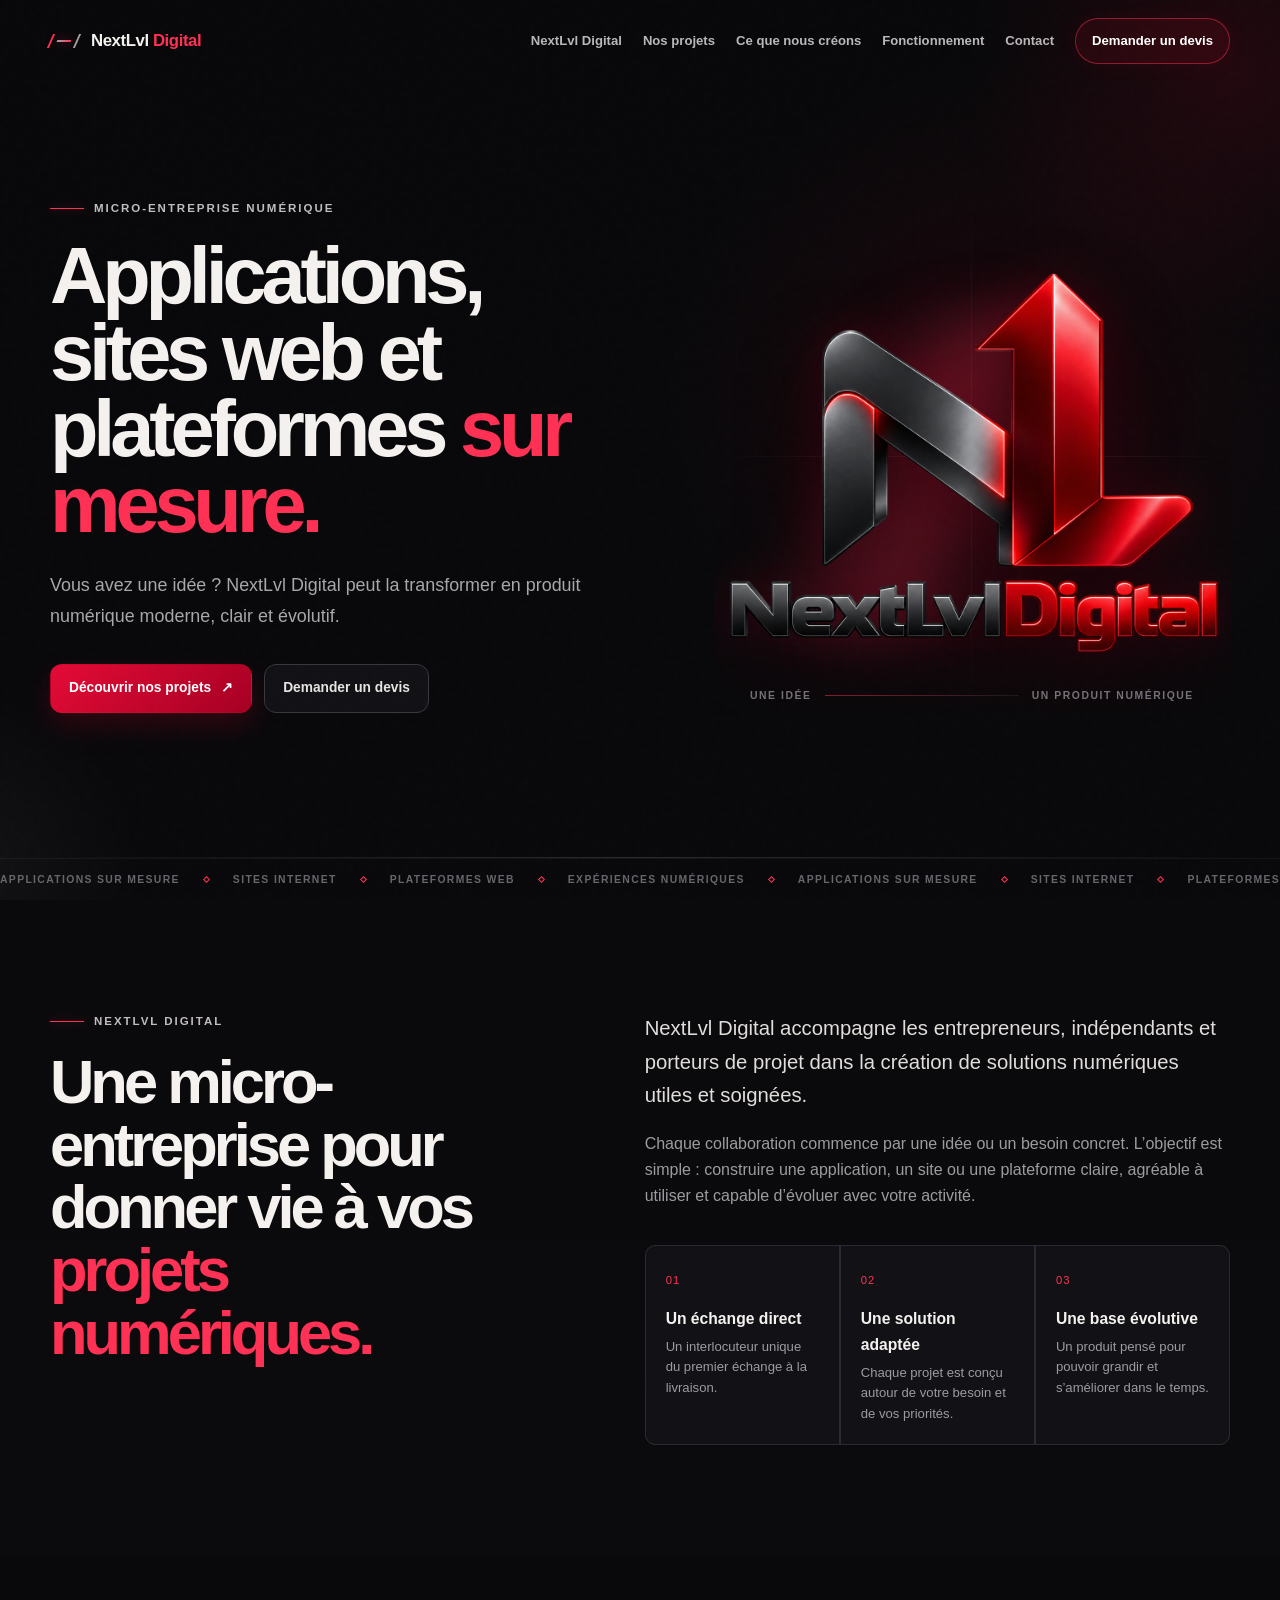
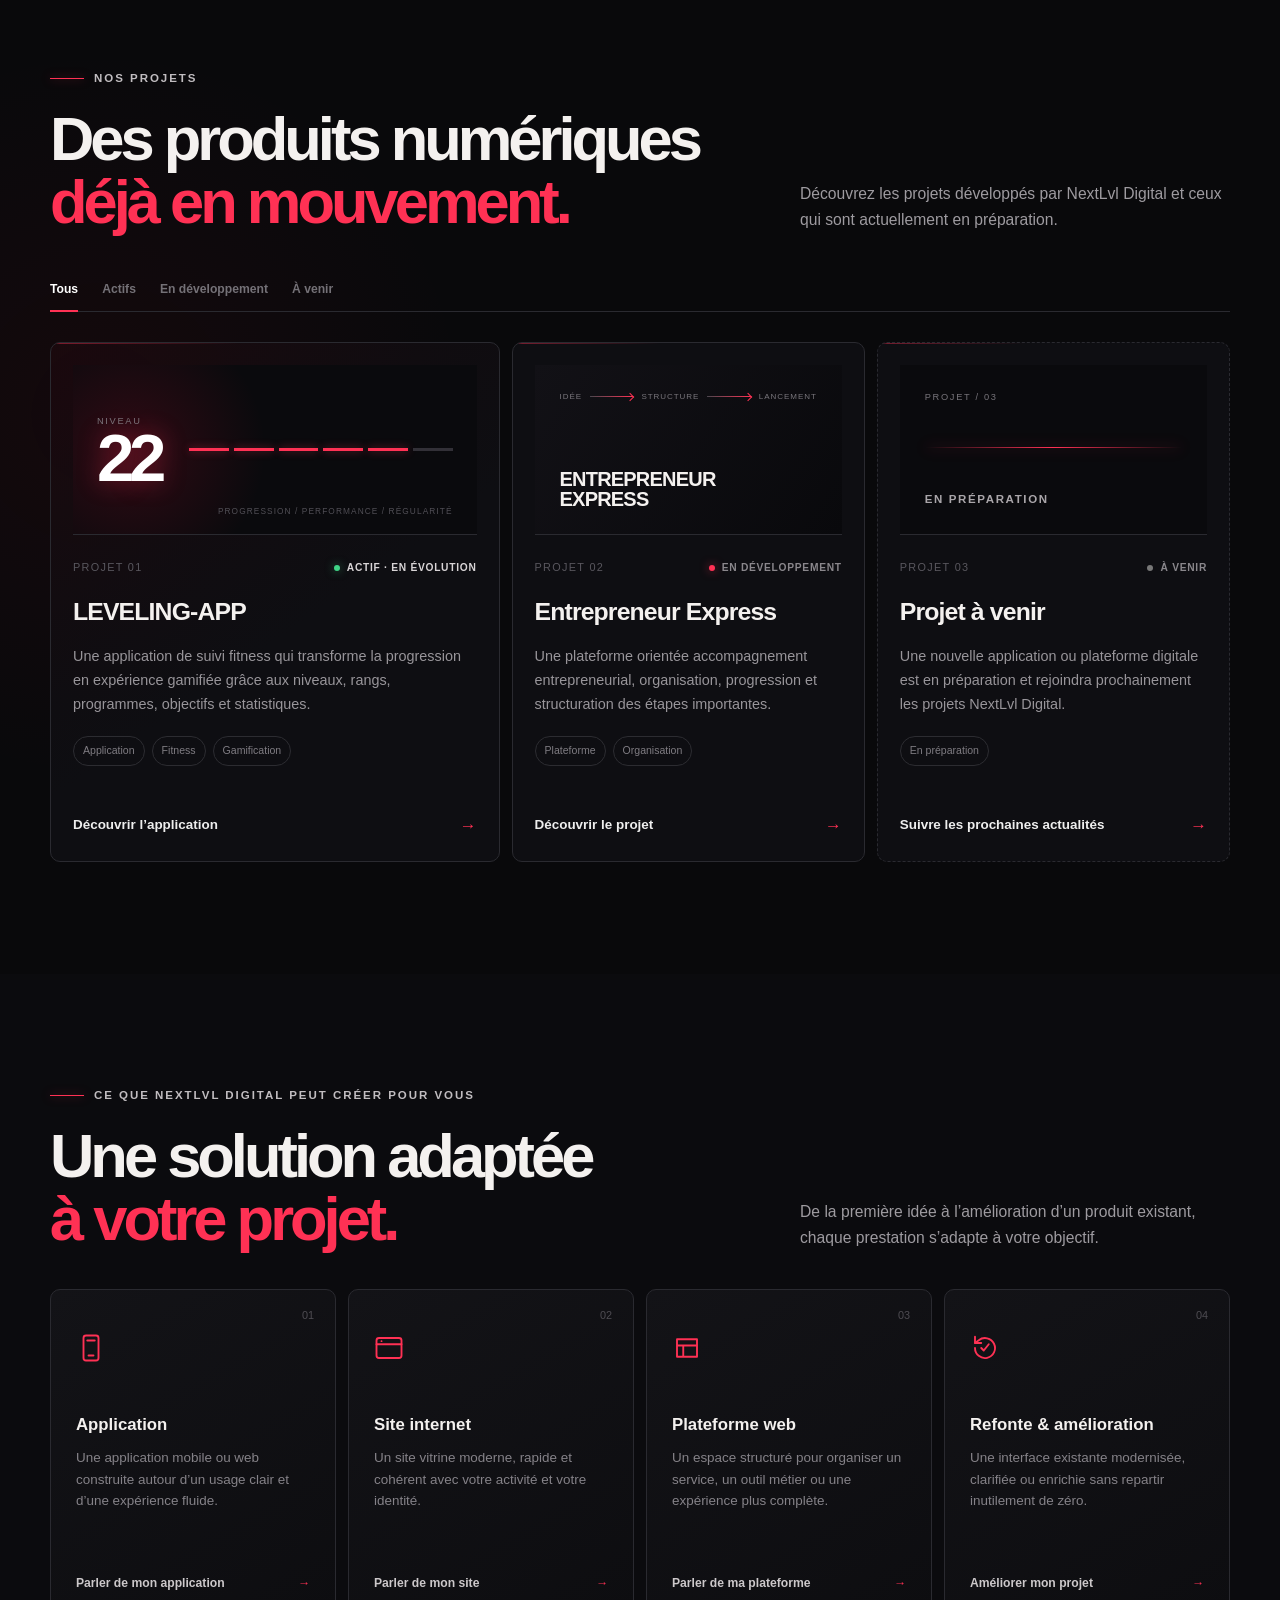
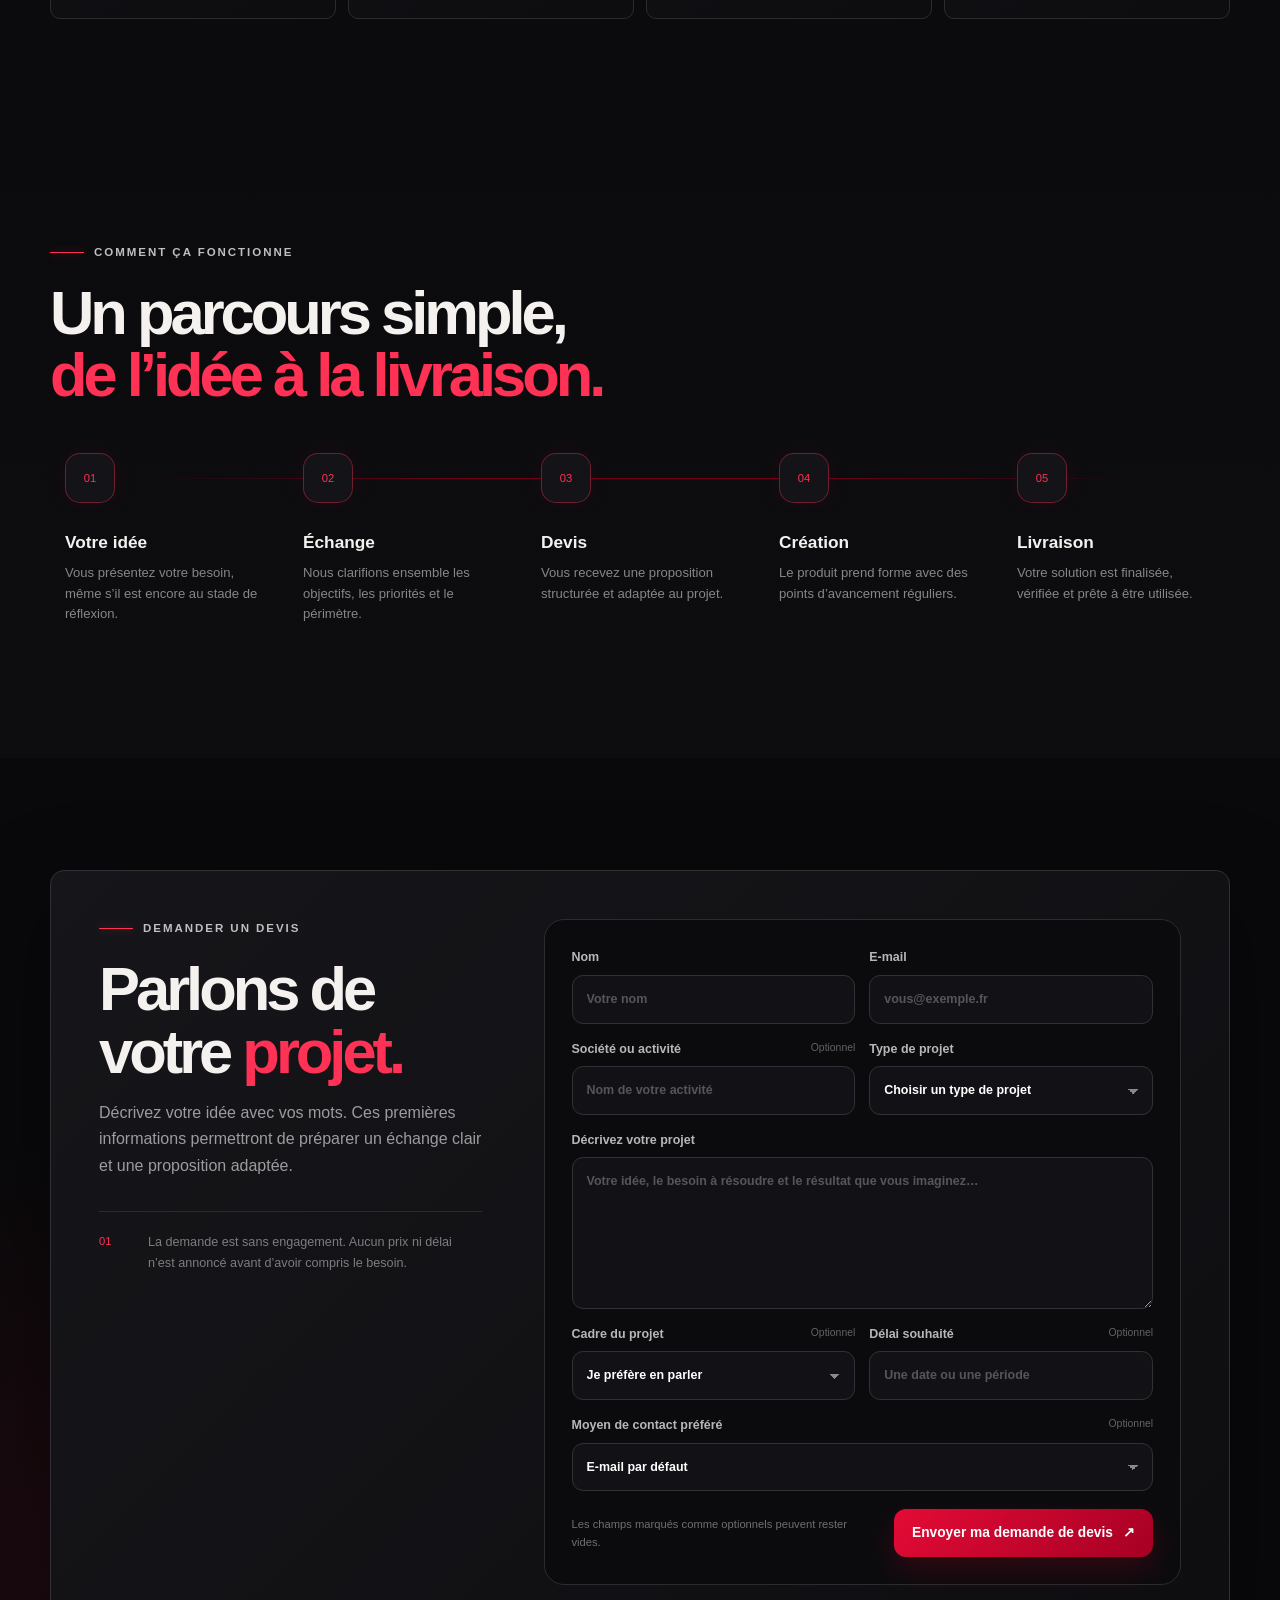
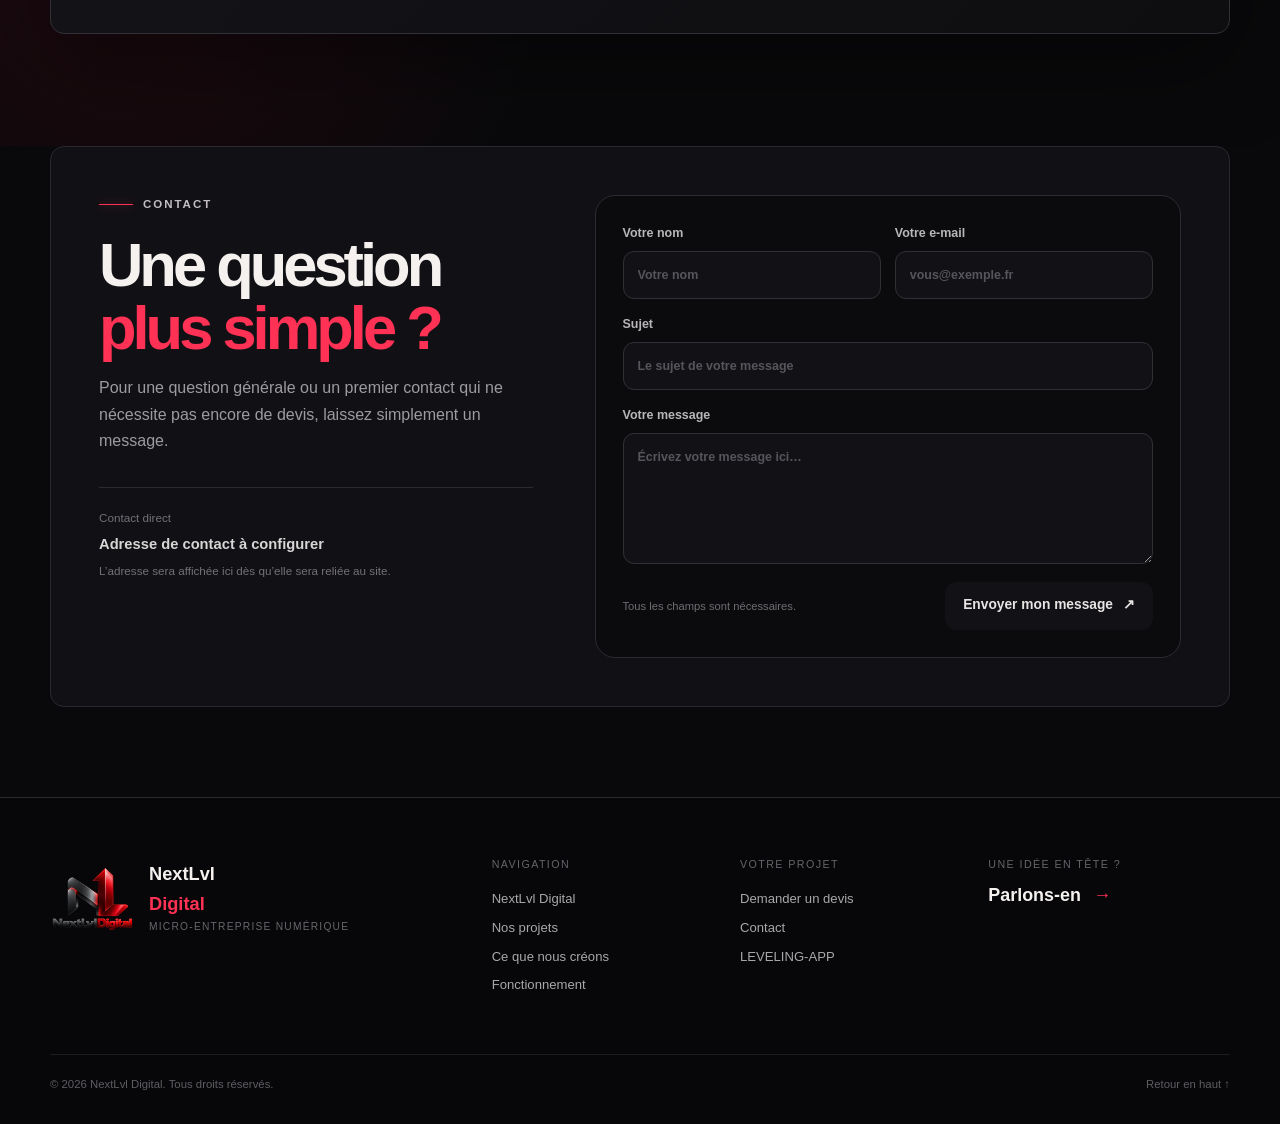
<file: index.html>
<!doctype html>
<html lang="fr">
<head>
  <meta charset="utf-8">
  <meta name="viewport" content="width=device-width, initial-scale=1">
  <meta name="theme-color" content="#09090b">
  <meta name="description" content="NextLvl Digital, micro-entreprise de création d’applications, de sites internet et de plateformes web sur mesure.">
  <title>NextLvl Digital — Applications, sites web et plateformes sur mesure</title>
  <link rel="icon" type="image/svg+xml" href="data:image/svg+xml,%3Csvg xmlns='http://www.w3.org/2000/svg' viewBox='0 0 64 64'%3E%3Crect width='64' height='64' rx='15' fill='%2309090b'/%3E%3Cpath d='M13 46V18l19 16V18h9v28L22 30v16z' fill='%23d9d9dc'/%3E%3Cpath d='M42 46V23h-7l12-12 12 12h-7v23z' fill='%23d20a2e'/%3E%3C/svg%3E">
  <link rel="stylesheet" href="styles.css?v=4">
  <script src="script.js?v=4" defer></script>
</head>
<body>
  <a class="skip-link" href="#main">Aller au contenu</a>
  <header class="site-header" data-header>
    <div class="container header-inner">
      <a class="brand" href="#accueil" aria-label="NextLvl Digital — Accueil">
        <span class="brand-signal" aria-hidden="true"></span>
        <span>NextLvl <strong>Digital</strong></span>
      </a>
      <button class="menu-button" type="button" aria-expanded="false" aria-controls="site-nav" aria-label="Ouvrir le menu" data-menu-button><span></span><span></span><span></span></button>
      <nav class="site-nav" id="site-nav" aria-label="Navigation principale" data-nav>
        <a href="#entreprise">NextLvl Digital</a><a href="#projets">Nos projets</a><a href="#services">Ce que nous créons</a><a href="#fonctionnement">Fonctionnement</a><a href="#contact">Contact</a><a class="nav-cta" href="#devis">Demander un devis</a>
      </nav>
    </div>
  </header>

  <main id="main">
    <section class="hero" id="accueil">
      <div class="hero-light hero-light-one" aria-hidden="true"></div><div class="hero-light hero-light-two" aria-hidden="true"></div>
      <div class="container hero-grid">
        <div class="hero-copy reveal">
          <p class="eyebrow"><span></span> Micro-entreprise numérique</p>
          <h1>Applications, sites web et plateformes <em>sur mesure.</em></h1>
          <p class="hero-intro">Vous avez une idée ? NextLvl Digital peut la transformer en produit numérique moderne, clair et évolutif.</p>
          <div class="hero-actions"><a class="button button-primary" href="#projets">Découvrir nos projets <span aria-hidden="true">↗</span></a><a class="button button-secondary" href="#devis">Demander un devis</a></div>
        </div>
        <div class="hero-visual reveal" aria-label="Identité animée NextLvl Digital" data-logo-motion>
          <div class="identity-motion">
            <div class="identity-axis axis-x" aria-hidden="true"></div>
            <div class="identity-axis axis-y" aria-hidden="true"></div>
            <div class="identity-core">
              <div class="identity-flare" aria-hidden="true"></div>
              <img src="assets/nextlvl-digital-logo.png" alt="Logo NextLvl Digital" width="1254" height="1254">
              <span class="identity-scan" aria-hidden="true"></span>
            </div>
            <div class="identity-caption" aria-hidden="true"><span>Une idée</span><i></i><span>Un produit numérique</span></div>
          </div>
        </div>
      </div>
      <div class="hero-ticker" aria-hidden="true"><div><span>Applications sur mesure</span><i></i><span>Sites internet</span><i></i><span>Plateformes web</span><i></i><span>Expériences numériques</span><i></i><span>Applications sur mesure</span><i></i><span>Sites internet</span><i></i><span>Plateformes web</span><i></i><span>Expériences numériques</span></div></div>
    </section>

    <section class="section about" id="entreprise">
      <div class="container about-grid">
        <div class="section-heading reveal"><p class="eyebrow"><span></span> NextLvl Digital</p><h2>Une micro-entreprise pour donner vie à vos <em>projets numériques.</em></h2></div>
        <div class="about-copy reveal">
          <p class="lead">NextLvl Digital accompagne les entrepreneurs, indépendants et porteurs de projet dans la création de solutions numériques utiles et soignées.</p>
          <p>Chaque collaboration commence par une idée ou un besoin concret. L’objectif est simple : construire une application, un site ou une plateforme claire, agréable à utiliser et capable d’évoluer avec votre activité.</p>
          <div class="principles" aria-label="Les engagements NextLvl Digital">
            <article><span>01</span><div><h3>Un échange direct</h3><p>Un interlocuteur unique du premier échange à la livraison.</p></div></article>
            <article><span>02</span><div><h3>Une solution adaptée</h3><p>Chaque projet est conçu autour de votre besoin et de vos priorités.</p></div></article>
            <article><span>03</span><div><h3>Une base évolutive</h3><p>Un produit pensé pour pouvoir grandir et s’améliorer dans le temps.</p></div></article>
          </div>
        </div>
      </div>
    </section>

    <section class="section projects" id="projets">
      <div class="container">
        <div class="section-heading section-heading-row reveal"><div><p class="eyebrow"><span></span> Nos projets</p><h2>Des produits numériques<br><em>déjà en mouvement.</em></h2></div><p>Découvrez les projets développés par NextLvl Digital et ceux qui sont actuellement en préparation.</p></div>
        <div class="project-filters reveal" aria-label="Filtrer les projets">
          <button class="filter-button active" type="button" data-project-filter="all" aria-pressed="true">Tous</button><button class="filter-button" type="button" data-project-filter="active" aria-pressed="false">Actifs</button><button class="filter-button" type="button" data-project-filter="development" aria-pressed="false">En développement</button><button class="filter-button" type="button" data-project-filter="upcoming" aria-pressed="false">À venir</button>
        </div>
        <div class="project-grid">
          <article class="project-card project-featured reveal" data-project-status="active development">
            <div class="project-visual visual-leveling" aria-hidden="true">
              <div class="level-readout"><span>NIVEAU</span><strong>22</strong></div>
              <div class="level-route"><i></i><i></i><i></i><i></i><i></i><i></i></div>
              <div class="level-code">PROGRESSION / PERFORMANCE / RÉGULARITÉ</div>
            </div>
            <div class="project-head"><span class="project-index">Projet 01</span><span class="status status-live"><i></i> Actif · En évolution</span></div>
            <h3>LEVELING-APP</h3><p>Une application de suivi fitness qui transforme la progression en expérience gamifiée grâce aux niveaux, rangs, programmes, objectifs et statistiques.</p>
            <div class="project-tags"><span>Application</span><span>Fitness</span><span>Gamification</span></div><a class="text-link" href="projects/leveling-app.html">Découvrir l’application <span aria-hidden="true">→</span></a>
          </article>
          <article class="project-card reveal" data-project-status="development">
            <div class="project-visual visual-express" aria-hidden="true">
              <div class="express-route"><span>IDÉE</span><i></i><span>STRUCTURE</span><i></i><span>LANCEMENT</span></div>
              <strong>ENTREPRENEUR<br>EXPRESS</strong>
            </div>
            <div class="project-head"><span class="project-index">Projet 02</span><span class="status status-progress"><i></i> En développement</span></div>
            <h3>Entrepreneur Express</h3><p>Une plateforme orientée accompagnement entrepreneurial, organisation, progression et structuration des étapes importantes.</p>
            <div class="project-tags"><span>Plateforme</span><span>Organisation</span></div><a class="text-link" href="projects/entrepreneur-express.html">Découvrir le projet <span aria-hidden="true">→</span></a>
          </article>
          <article class="project-card project-upcoming reveal" data-project-status="upcoming">
            <div class="project-visual visual-upcoming" aria-hidden="true"><span>PROJET / 03</span><i></i><strong>EN PRÉPARATION</strong></div>
            <div class="project-head"><span class="project-index">Projet 03</span><span class="status"><i></i> À venir</span></div>
            <h3>Projet à venir</h3><p>Une nouvelle application ou plateforme digitale est en préparation et rejoindra prochainement les projets NextLvl Digital.</p>
            <div class="project-tags"><span>En préparation</span></div><a class="text-link" href="#contact">Suivre les prochaines actualités <span aria-hidden="true">→</span></a>
          </article>
        </div>
      </div>
    </section>

    <section class="section services" id="services">
      <div class="container">
        <div class="section-heading section-heading-row reveal"><div><p class="eyebrow"><span></span> Ce que NextLvl Digital peut créer pour vous</p><h2>Une solution adaptée<br><em>à votre projet.</em></h2></div><p>De la première idée à l’amélioration d’un produit existant, chaque prestation s’adapte à votre objectif.</p></div>
        <div class="service-grid">
          <article class="service-card reveal"><span>01</span><svg viewBox="0 0 24 24" aria-hidden="true"><rect x="6" y="2" width="12" height="20" rx="2"/><path d="M10 18h4M9 6h6"/></svg><h3>Application</h3><p>Une application mobile ou web construite autour d’un usage clair et d’une expérience fluide.</p><a href="#devis" data-quote-type="Application">Parler de mon application <b aria-hidden="true">→</b></a></article>
          <article class="service-card reveal"><span>02</span><svg viewBox="0 0 24 24" aria-hidden="true"><rect x="2" y="4" width="20" height="16" rx="2"/><path d="M2 9h20M6 6.5h.01"/></svg><h3>Site internet</h3><p>Un site vitrine moderne, rapide et cohérent avec votre activité et votre identité.</p><a href="#devis" data-quote-type="Site internet">Parler de mon site <b aria-hidden="true">→</b></a></article>
          <article class="service-card reveal"><span>03</span><svg viewBox="0 0 24 24" aria-hidden="true"><path d="M4 5h16v14H4zM4 10h16M9 10v9"/></svg><h3>Plateforme web</h3><p>Un espace structuré pour organiser un service, un outil métier ou une expérience plus complète.</p><a href="#devis" data-quote-type="Plateforme web">Parler de ma plateforme <b aria-hidden="true">→</b></a></article>
          <article class="service-card reveal"><span>04</span><svg viewBox="0 0 24 24" aria-hidden="true"><path d="M4 12a8 8 0 1 0 3-6.2L4 8"/><path d="M4 3v5h5M9 12l2 2 4-5"/></svg><h3>Refonte & amélioration</h3><p>Une interface existante modernisée, clarifiée ou enrichie sans repartir inutilement de zéro.</p><a href="#devis" data-quote-type="Refonte ou amélioration">Améliorer mon projet <b aria-hidden="true">→</b></a></article>
        </div>
      </div>
    </section>

    <section class="section process" id="fonctionnement">
      <div class="container">
        <div class="section-heading reveal"><p class="eyebrow"><span></span> Comment ça fonctionne</p><h2>Un parcours simple,<br><em>de l’idée à la livraison.</em></h2></div>
        <ol class="process-steps">
          <li class="reveal"><span>01</span><div><h3>Votre idée</h3><p>Vous présentez votre besoin, même s’il est encore au stade de réflexion.</p></div></li><li class="reveal"><span>02</span><div><h3>Échange</h3><p>Nous clarifions ensemble les objectifs, les priorités et le périmètre.</p></div></li><li class="reveal"><span>03</span><div><h3>Devis</h3><p>Vous recevez une proposition structurée et adaptée au projet.</p></div></li><li class="reveal"><span>04</span><div><h3>Création</h3><p>Le produit prend forme avec des points d’avancement réguliers.</p></div></li><li class="reveal"><span>05</span><div><h3>Livraison</h3><p>Votre solution est finalisée, vérifiée et prête à être utilisée.</p></div></li>
        </ol>
      </div>
    </section>

    <section class="section quote" id="devis">
      <div class="container quote-shell reveal">
        <div class="quote-copy"><p class="eyebrow"><span></span> Demander un devis</p><h2>Parlons de votre <em>projet.</em></h2><p>Décrivez votre idée avec vos mots. Ces premières informations permettront de préparer un échange clair et une proposition adaptée.</p><div class="quote-note"><span aria-hidden="true">01</span><p>La demande est sans engagement. Aucun prix ni délai n’est annoncé avant d’avoir compris le besoin.</p></div></div>
        <form class="project-form" data-project-form novalidate>
          <div class="form-row"><label>Nom <input type="text" name="name" autocomplete="name" required placeholder="Votre nom"></label><label>E-mail <input type="email" name="email" autocomplete="email" required placeholder="vous@exemple.fr"></label></div>
          <div class="form-row"><label>Société ou activité <small>Optionnel</small><input type="text" name="company" autocomplete="organization" placeholder="Nom de votre activité"></label><label>Type de projet <select name="projectType" required><option value="">Choisir un type de projet</option><option>Application</option><option>Site internet</option><option>Plateforme web</option><option>Refonte ou amélioration</option><option>Autre</option></select></label></div>
          <label>Décrivez votre projet <textarea name="description" rows="6" required placeholder="Votre idée, le besoin à résoudre et le résultat que vous imaginez…"></textarea></label>
          <div class="form-row"><label>Cadre du projet <small>Optionnel</small><select name="budget"><option value="">Je préfère en parler</option><option>Lancer une première version essentielle</option><option>Construire un projet complet</option><option>Faire évoluer un projet existant</option><option>J’ai déjà défini un budget</option></select></label><label>Délai souhaité <small>Optionnel</small><input type="text" name="timeline" placeholder="Une date ou une période"></label></div>
          <label>Moyen de contact préféré <small>Optionnel</small><select name="preferredContact"><option value="">E-mail par défaut</option><option>E-mail</option><option>Téléphone</option><option>Visioconférence</option></select></label>
          <div class="form-footer"><p data-project-form-status aria-live="polite">Les champs marqués comme optionnels peuvent rester vides.</p><button class="button button-primary" type="submit">Envoyer ma demande de devis <span aria-hidden="true">↗</span></button></div>
        </form>
      </div>
    </section>

    <section class="section contact" id="contact">
      <div class="container contact-shell reveal">
        <div class="contact-copy"><p class="eyebrow"><span></span> Contact</p><h2>Une question<br><em>plus simple ?</em></h2><p>Pour une question générale ou un premier contact qui ne nécessite pas encore de devis, laissez simplement un message.</p><div class="contact-detail"><span>Contact direct</span><strong data-contact-email>Adresse de contact à configurer</strong><small>L’adresse sera affichée ici dès qu’elle sera reliée au site.</small></div></div>
        <form class="contact-form" data-contact-form novalidate>
          <div class="form-row"><label>Votre nom <input type="text" name="name" autocomplete="name" required placeholder="Votre nom"></label><label>Votre e-mail <input type="email" name="email" autocomplete="email" required placeholder="vous@exemple.fr"></label></div>
          <label>Sujet <input type="text" name="subject" required placeholder="Le sujet de votre message"></label><label>Votre message <textarea name="message" rows="5" required placeholder="Écrivez votre message ici…"></textarea></label>
          <div class="form-footer"><p data-contact-status aria-live="polite">Tous les champs sont nécessaires.</p><button class="button button-secondary" type="submit">Envoyer mon message <span aria-hidden="true">↗</span></button></div>
        </form>
      </div>
    </section>
  </main>

  <footer class="site-footer">
    <div class="container footer-main">
      <a class="footer-brand" href="#accueil"><img src="assets/nextlvl-digital-logo.png" alt="" width="90" height="90"><span>NextLvl <strong>Digital</strong><small>Micro-entreprise numérique</small></span></a>
      <div class="footer-links"><span>Navigation</span><a href="#entreprise">NextLvl Digital</a><a href="#projets">Nos projets</a><a href="#services">Ce que nous créons</a><a href="#fonctionnement">Fonctionnement</a></div>
      <div class="footer-links"><span>Votre projet</span><a href="#devis">Demander un devis</a><a href="#contact">Contact</a><a href="projects/leveling-app.html">LEVELING-APP</a></div>
      <div class="footer-contact"><span>Une idée en tête ?</span><a href="#devis">Parlons-en <b aria-hidden="true">→</b></a></div>
    </div>
    <div class="container footer-bottom"><p>© <span data-year></span> NextLvl Digital. Tous droits réservés.</p><a href="#accueil">Retour en haut ↑</a></div>
  </footer>
</body>
</html>
</file>
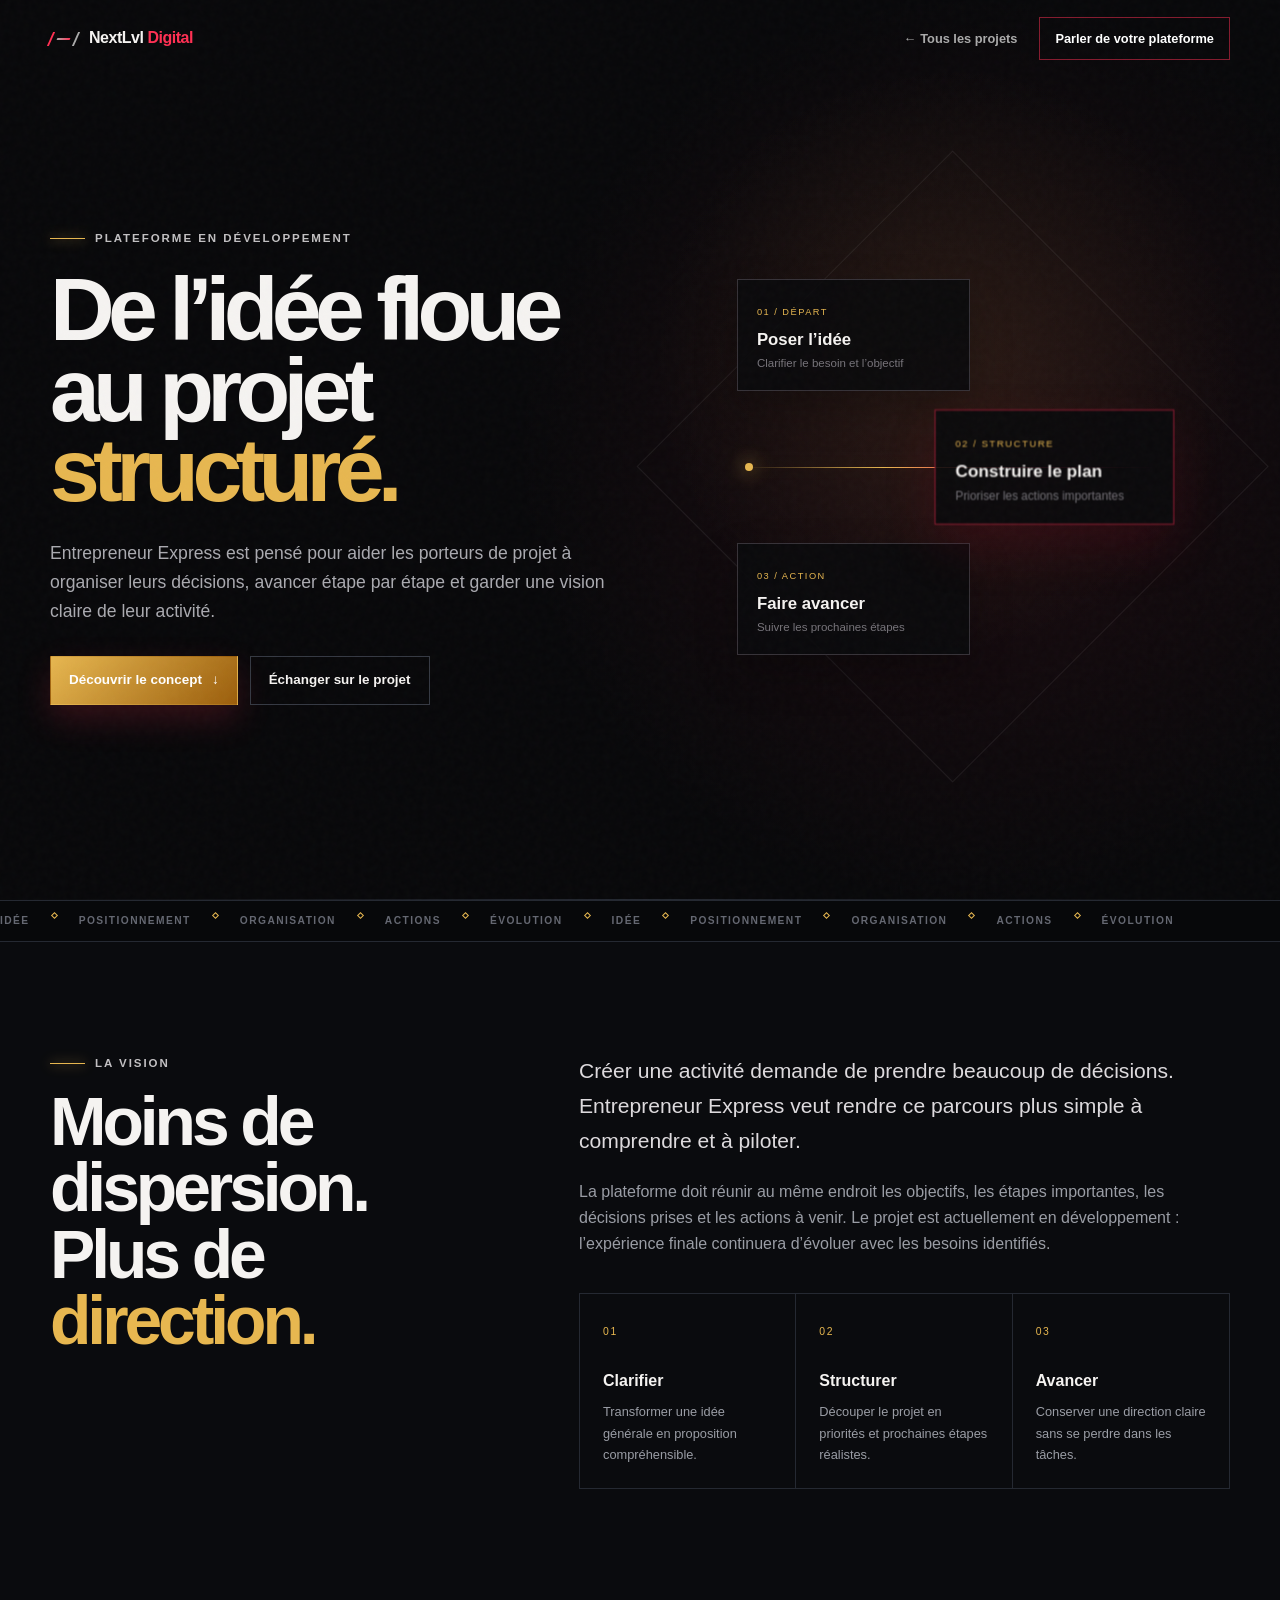
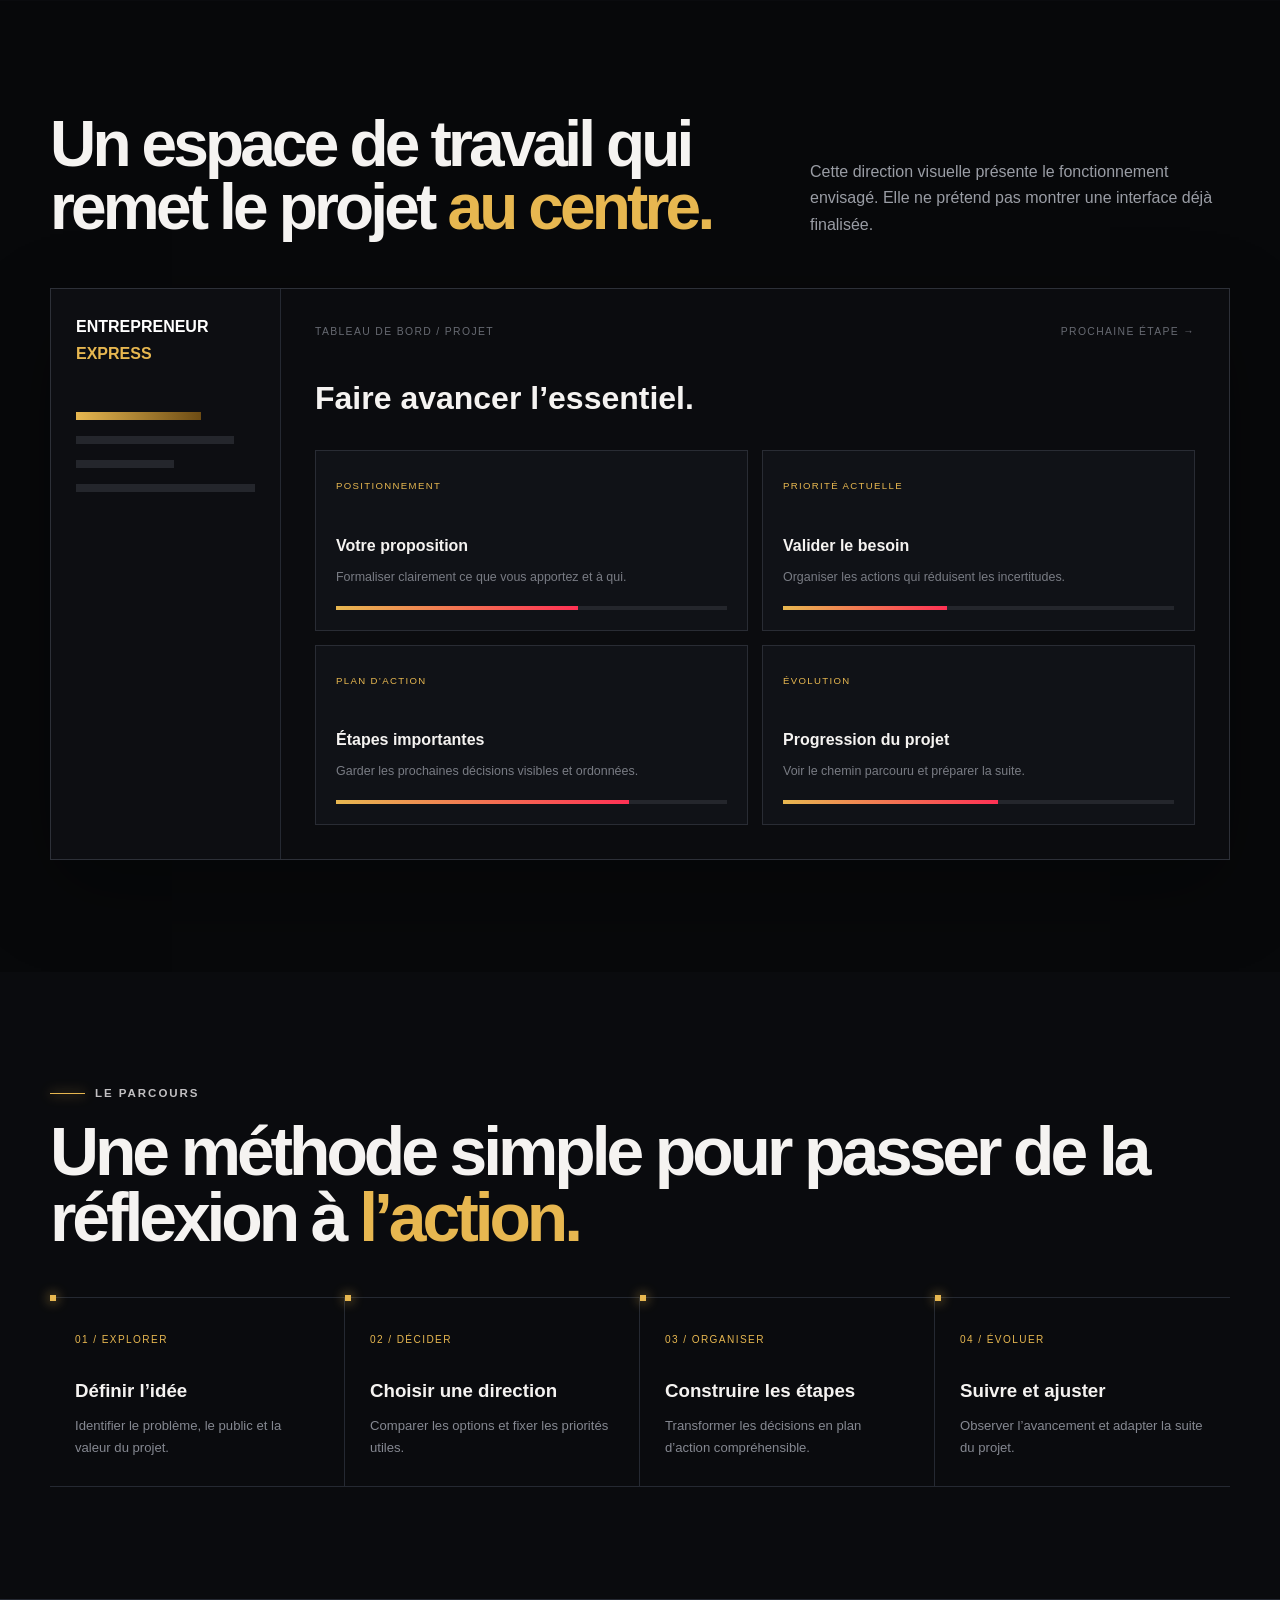
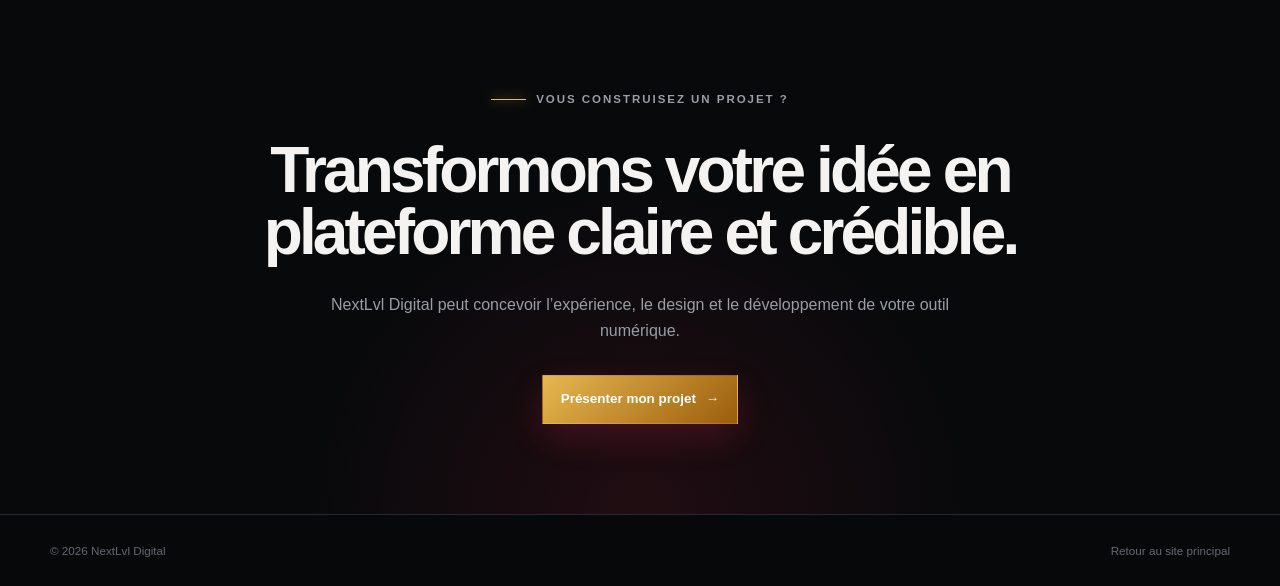
<file: projects/entrepreneur-express.html>
<!doctype html>
<html lang="fr">
<head>
  <meta charset="utf-8">
  <meta name="viewport" content="width=device-width, initial-scale=1">
  <meta name="theme-color" content="#08080a">
  <meta name="description" content="Découvrez Entrepreneur Express, le projet de plateforme entrepreneuriale développé par NextLvl Digital.">
  <title>Entrepreneur Express — NextLvl Digital</title>
  <link rel="icon" type="image/svg+xml" href="data:image/svg+xml,%3Csvg xmlns='http://www.w3.org/2000/svg' viewBox='0 0 64 64'%3E%3Crect width='64' height='64' rx='15' fill='%2308080a'/%3E%3Cpath d='M13 46V18l19 16V18h9v28L22 30v16z' fill='%23d9d9dc'/%3E%3Cpath d='M42 46V23h-7l12-12 12 12h-7v23z' fill='%23d20a2e'/%3E%3C/svg%3E">
  <link rel="stylesheet" href="project.css?v=1">
  <script src="project.js?v=1" defer></script>
</head>
<body style="--accent:#e7b750;--accent-dark:#9b5e0c">
  <a class="skip" href="#main">Aller au contenu</a>
  <header class="project-nav" data-project-nav>
    <div class="container nav-inner">
      <a class="wordmark" href="../index.html"><span class="brand-signal" aria-hidden="true"></span><span>NextLvl <strong>Digital</strong></span></a>
      <div class="nav-actions"><a class="back-link" href="../index.html#projets">← Tous les projets</a><a class="nav-cta" href="../index.html#devis">Parler de votre plateforme</a></div>
    </div>
  </header>

  <main id="main">
    <section class="project-hero express-hero">
      <div class="container hero-grid">
        <div class="hero-copy reveal">
          <p class="kicker">Plateforme en développement</p>
          <h1>De l’idée floue au projet <em>structuré.</em></h1>
          <p class="hero-lead">Entrepreneur Express est pensé pour aider les porteurs de projet à organiser leurs décisions, avancer étape par étape et garder une vision claire de leur activité.</p>
          <div class="hero-actions"><a class="button button-primary" href="#vision">Découvrir le concept <span aria-hidden="true">↓</span></a><a class="button" href="../index.html#devis">Échanger sur le projet</a></div>
        </div>
        <div class="hero-art reveal" data-project-art aria-label="Parcours de structuration Entrepreneur Express">
          <div class="express-stage">
            <div class="express-line"></div><div class="express-pulse"></div>
            <div class="express-step"><span>01 / DÉPART</span><strong>Poser l’idée</strong><small>Clarifier le besoin et l’objectif</small></div>
            <div class="express-step active"><span>02 / STRUCTURE</span><strong>Construire le plan</strong><small>Prioriser les actions importantes</small></div>
            <div class="express-step"><span>03 / ACTION</span><strong>Faire avancer</strong><small>Suivre les prochaines étapes</small></div>
          </div>
        </div>
      </div>
    </section>

    <div class="project-ticker" aria-hidden="true"><div><span>Idée</span><i></i><span>Positionnement</span><i></i><span>Organisation</span><i></i><span>Actions</span><i></i><span>Évolution</span><i></i><span>Idée</span><i></i><span>Positionnement</span><i></i><span>Organisation</span><i></i><span>Actions</span><i></i><span>Évolution</span></div></div>

    <section class="project-section section-dark" id="vision">
      <div class="container section-grid">
        <div class="section-title reveal"><p class="kicker">La vision</p><h2>Moins de dispersion. Plus de <em>direction.</em></h2></div>
        <div class="section-copy reveal">
          <p class="lead">Créer une activité demande de prendre beaucoup de décisions. Entrepreneur Express veut rendre ce parcours plus simple à comprendre et à piloter.</p>
          <p>La plateforme doit réunir au même endroit les objectifs, les étapes importantes, les décisions prises et les actions à venir. Le projet est actuellement en développement : l’expérience finale continuera d’évoluer avec les besoins identifiés.</p>
          <div class="signal-list">
            <article><span>01</span><h3>Clarifier</h3><p>Transformer une idée générale en proposition compréhensible.</p></article>
            <article><span>02</span><h3>Structurer</h3><p>Découper le projet en priorités et prochaines étapes réalistes.</p></article>
            <article><span>03</span><h3>Avancer</h3><p>Conserver une direction claire sans se perdre dans les tâches.</p></article>
          </div>
        </div>
      </div>
    </section>

    <section class="project-section">
      <div class="container">
        <div class="showcase-head reveal"><h2>Un espace de travail qui remet le projet <span style="color:var(--gold)">au centre.</span></h2><p>Cette direction visuelle présente le fonctionnement envisagé. Elle ne prétend pas montrer une interface déjà finalisée.</p></div>
        <div class="workspace reveal" aria-label="Aperçu conceptuel de l’espace Entrepreneur Express">
          <aside class="workspace-nav"><div class="workspace-logo">ENTREPRENEUR <span>EXPRESS</span></div><i></i><i></i><i></i><i></i></aside>
          <div class="workspace-main">
            <div class="workspace-top"><span>TABLEAU DE BORD / PROJET</span><span>PROCHAINE ÉTAPE →</span></div>
            <h3>Faire avancer l’essentiel.</h3>
            <div class="workspace-columns">
              <article class="workspace-panel"><span>POSITIONNEMENT</span><strong>Votre proposition</strong><p>Formaliser clairement ce que vous apportez et à qui.</p><div class="workspace-progress"><i></i></div></article>
              <article class="workspace-panel"><span>PRIORITÉ ACTUELLE</span><strong>Valider le besoin</strong><p>Organiser les actions qui réduisent les incertitudes.</p><div class="workspace-progress"><i style="width:42%"></i></div></article>
              <article class="workspace-panel"><span>PLAN D’ACTION</span><strong>Étapes importantes</strong><p>Garder les prochaines décisions visibles et ordonnées.</p><div class="workspace-progress"><i style="width:75%"></i></div></article>
              <article class="workspace-panel"><span>ÉVOLUTION</span><strong>Progression du projet</strong><p>Voir le chemin parcouru et préparer la suite.</p><div class="workspace-progress"><i style="width:55%"></i></div></article>
            </div>
          </div>
        </div>
      </div>
    </section>

    <section class="project-section section-dark">
      <div class="container">
        <div class="section-title reveal"><p class="kicker">Le parcours</p><h2>Une méthode simple pour passer de la réflexion à <em>l’action.</em></h2></div>
        <div class="roadmap">
          <article class="reveal"><span>01 / EXPLORER</span><h3>Définir l’idée</h3><p>Identifier le problème, le public et la valeur du projet.</p></article>
          <article class="reveal"><span>02 / DÉCIDER</span><h3>Choisir une direction</h3><p>Comparer les options et fixer les priorités utiles.</p></article>
          <article class="reveal"><span>03 / ORGANISER</span><h3>Construire les étapes</h3><p>Transformer les décisions en plan d’action compréhensible.</p></article>
          <article class="reveal"><span>04 / ÉVOLUER</span><h3>Suivre et ajuster</h3><p>Observer l’avancement et adapter la suite du projet.</p></article>
        </div>
      </div>
    </section>

    <section class="final-cta">
      <div class="container reveal"><p class="kicker" style="justify-content:center">Vous construisez un projet ?</p><h2>Transformons votre idée en plateforme claire et crédible.</h2><p>NextLvl Digital peut concevoir l’expérience, le design et le développement de votre outil numérique.</p><a class="button button-primary" href="../index.html#devis">Présenter mon projet <span aria-hidden="true">→</span></a></div>
    </section>
  </main>
  <footer class="project-footer"><div class="container"><span>© <span data-year></span> NextLvl Digital</span><a href="../index.html">Retour au site principal</a></div></footer>
</body>
</html>
</file>
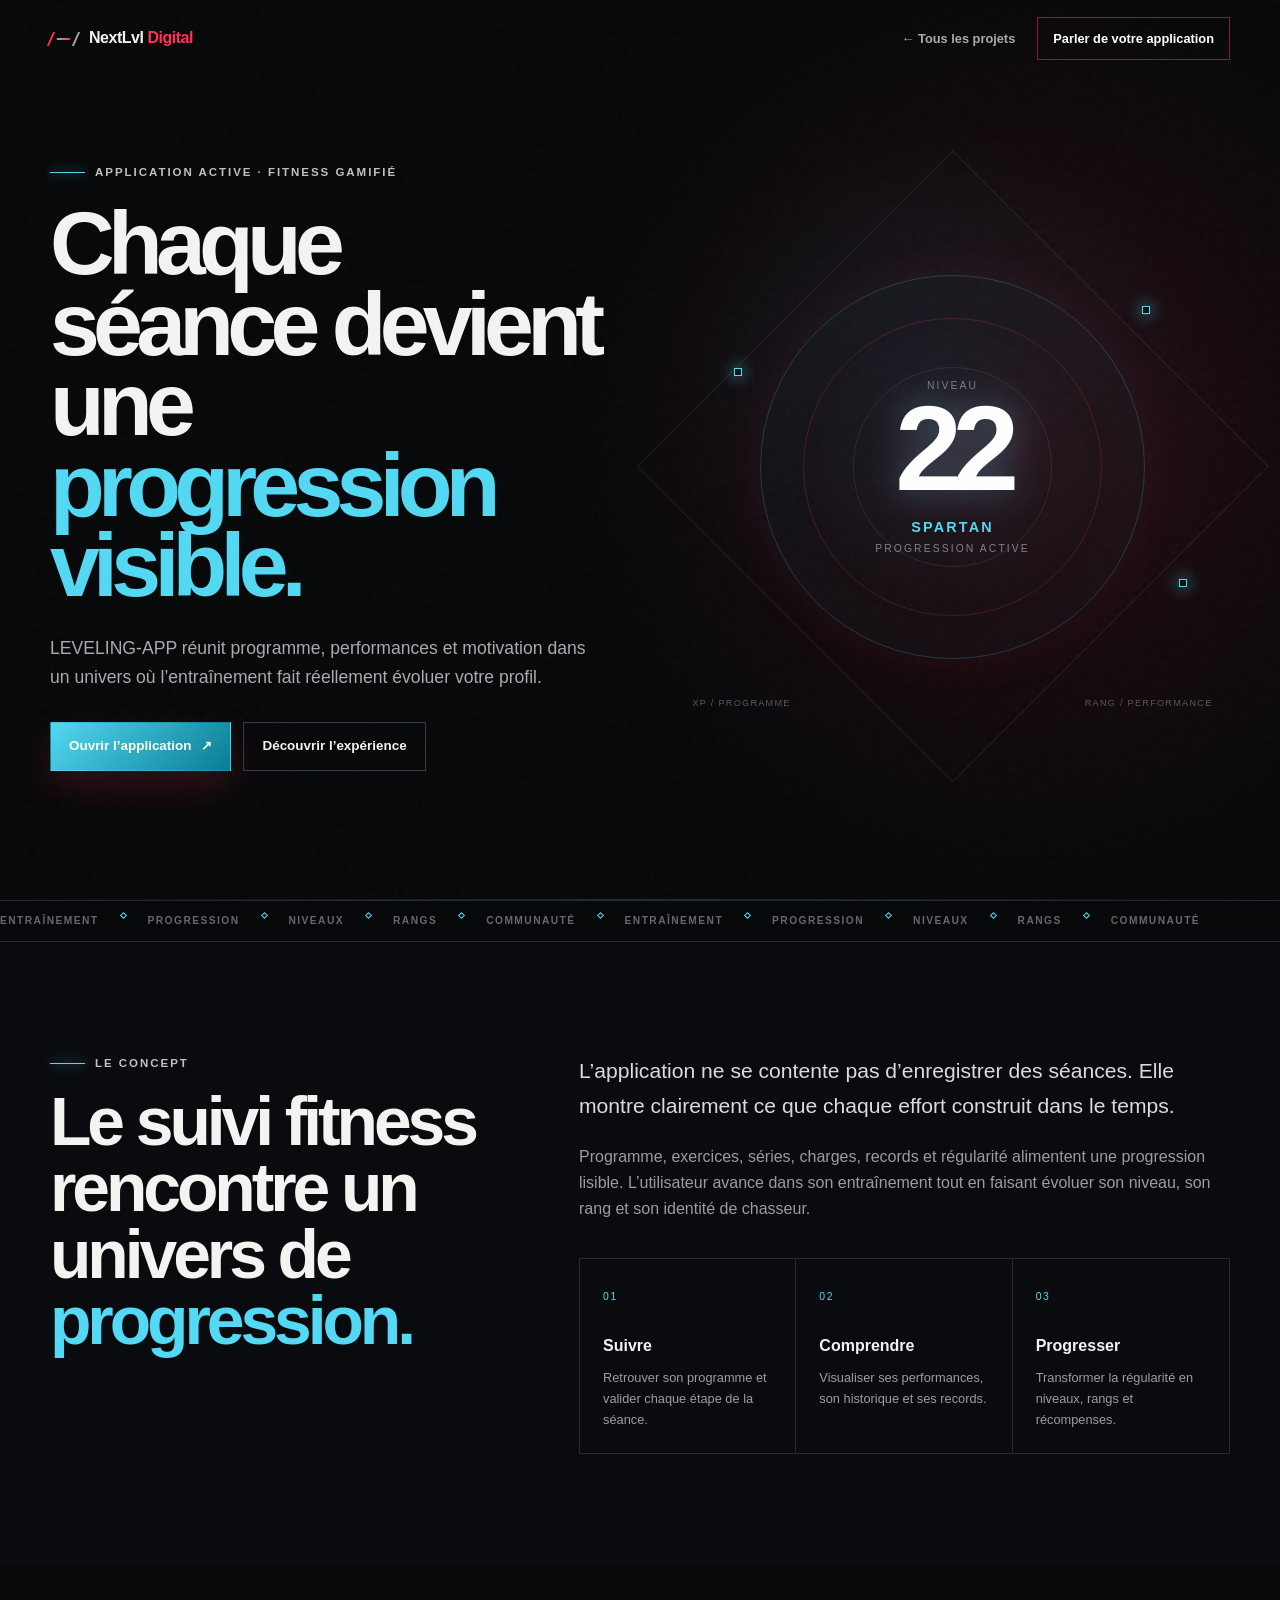
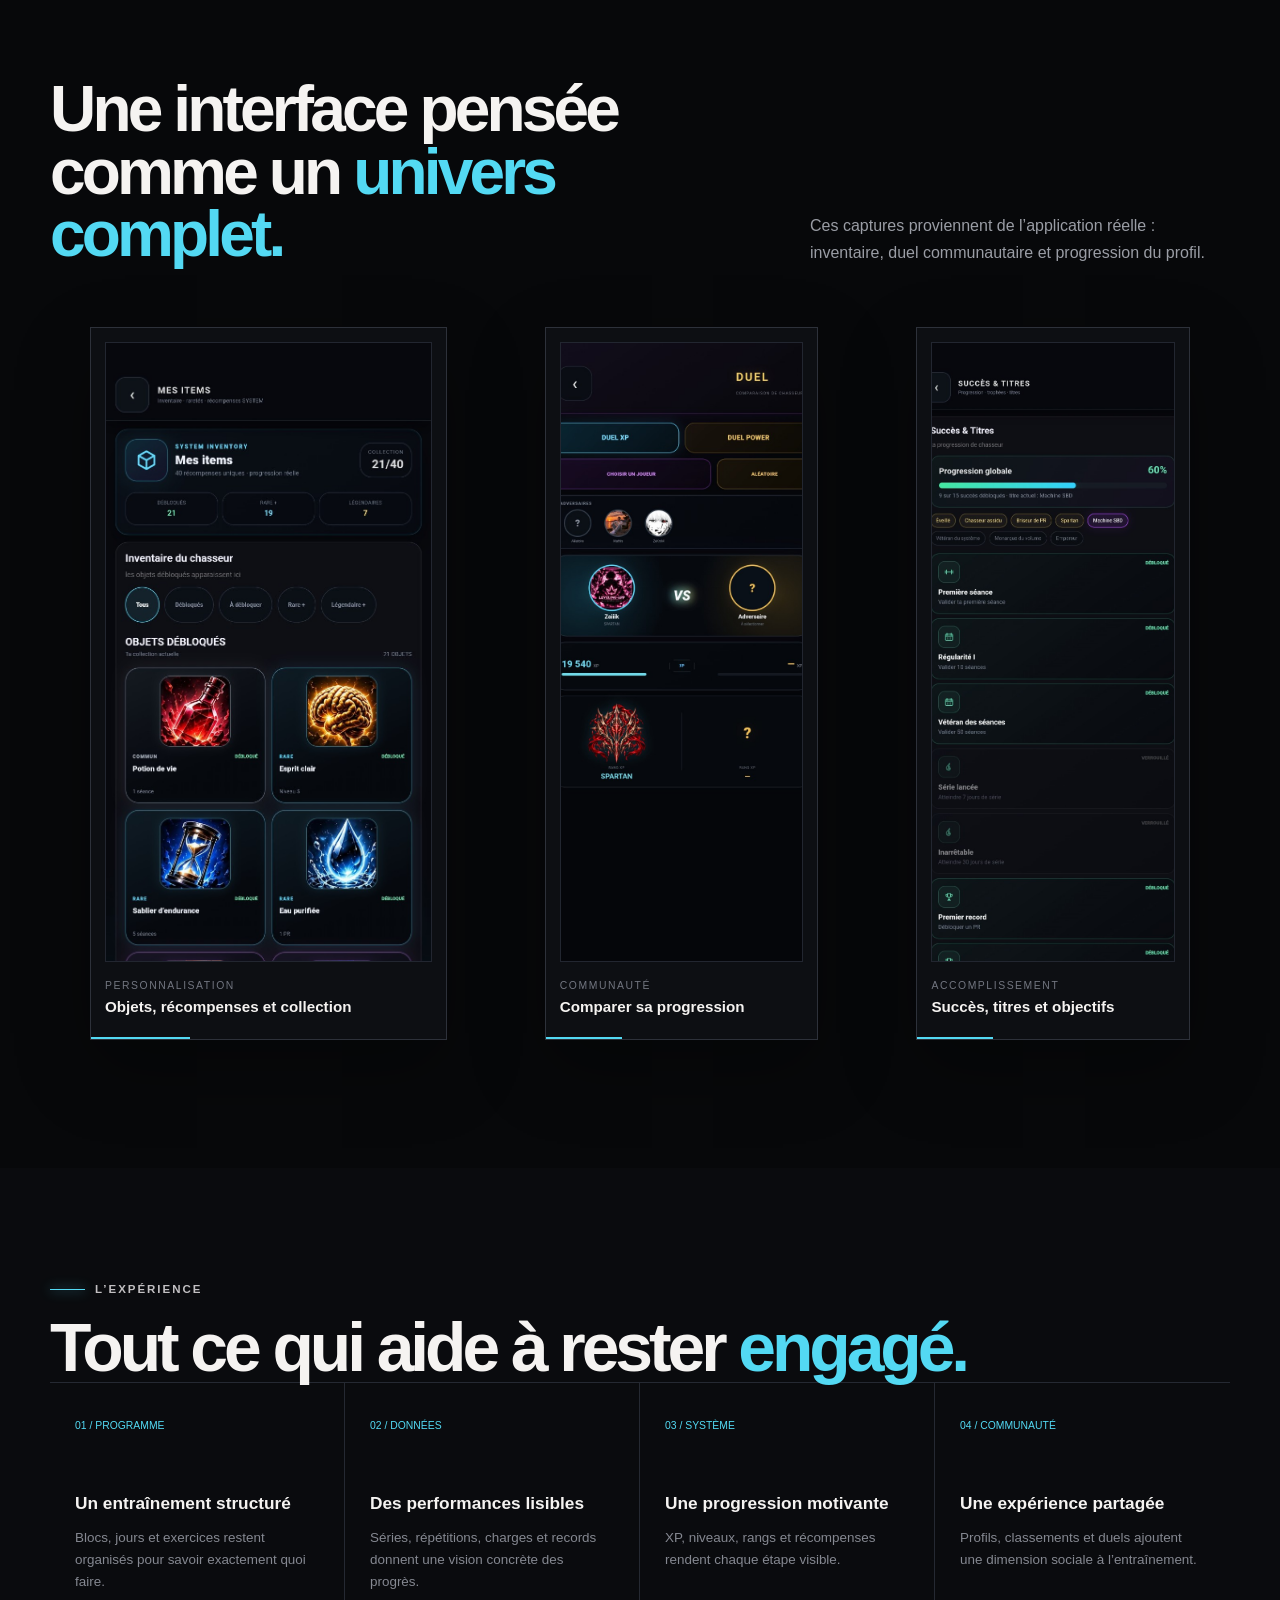
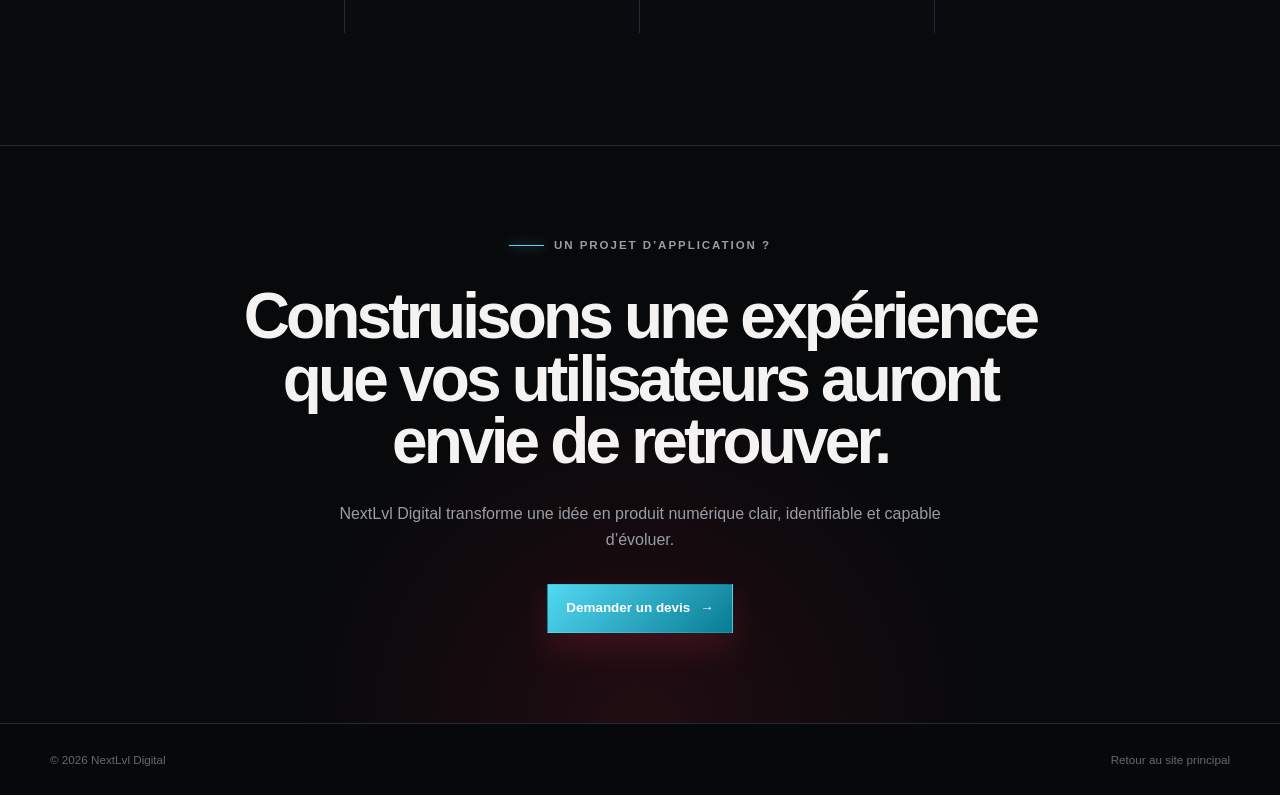
<file: projects/leveling-app.html>
<!doctype html>
<html lang="fr">
<head>
  <meta charset="utf-8">
  <meta name="viewport" content="width=device-width, initial-scale=1">
  <meta name="theme-color" content="#07080a">
  <meta name="description" content="Découvrez LEVELING-APP, l’application de suivi fitness gamifiée développée par NextLvl Digital.">
  <title>LEVELING-APP — NextLvl Digital</title>
  <link rel="icon" type="image/svg+xml" href="data:image/svg+xml,%3Csvg xmlns='http://www.w3.org/2000/svg' viewBox='0 0 64 64'%3E%3Crect width='64' height='64' rx='15' fill='%2307080a'/%3E%3Cpath d='M13 46V18l19 16V18h9v28L22 30v16z' fill='%23d9d9dc'/%3E%3Cpath d='M42 46V23h-7l12-12 12 12h-7v23z' fill='%23d20a2e'/%3E%3C/svg%3E">
  <link rel="stylesheet" href="project.css?v=1">
  <script src="project.js?v=1" defer></script>
</head>
<body style="--accent:#53d9f3;--accent-dark:#087c93">
  <a class="skip" href="#main">Aller au contenu</a>
  <header class="project-nav" data-project-nav>
    <div class="container nav-inner">
      <a class="wordmark" href="../index.html"><span class="brand-signal" aria-hidden="true"></span><span>NextLvl <strong>Digital</strong></span></a>
      <div class="nav-actions"><a class="back-link" href="../index.html#projets">← Tous les projets</a><a class="nav-cta" href="../index.html#devis">Parler de votre application</a></div>
    </div>
  </header>

  <main id="main">
    <section class="project-hero leveling-hero">
      <div class="container hero-grid">
        <div class="hero-copy reveal">
          <p class="kicker">Application active · Fitness gamifié</p>
          <h1>Chaque séance devient une <em>progression visible.</em></h1>
          <p class="hero-lead">LEVELING-APP réunit programme, performances et motivation dans un univers où l’entraînement fait réellement évoluer votre profil.</p>
          <div class="hero-actions"><a class="button button-primary" href="https://zaiiik.github.io/StatDeX/" target="_blank" rel="noreferrer">Ouvrir l’application <span aria-hidden="true">↗</span></a><a class="button" href="#experience">Découvrir l’expérience</a></div>
        </div>
        <div class="hero-art reveal" data-project-art aria-label="Visualisation du système de progression LEVELING-APP">
          <div class="leveling-stage">
            <div class="level-ring"><div class="level-center"><span>NIVEAU</span><strong>22</strong><b>SPARTAN</b><small>PROGRESSION ACTIVE</small></div></div>
            <i class="level-node node-one"></i><i class="level-node node-two"></i><i class="level-node node-three"></i>
            <div class="level-code"><span>XP / PROGRAMME</span><span>RANG / PERFORMANCE</span></div>
          </div>
        </div>
      </div>
    </section>

    <div class="project-ticker" aria-hidden="true"><div><span>Entraînement</span><i></i><span>Progression</span><i></i><span>Niveaux</span><i></i><span>Rangs</span><i></i><span>Communauté</span><i></i><span>Entraînement</span><i></i><span>Progression</span><i></i><span>Niveaux</span><i></i><span>Rangs</span><i></i><span>Communauté</span></div></div>

    <section class="project-section section-dark" id="experience">
      <div class="container section-grid">
        <div class="section-title reveal"><p class="kicker">Le concept</p><h2>Le suivi fitness rencontre un univers de <em>progression.</em></h2></div>
        <div class="section-copy reveal">
          <p class="lead">L’application ne se contente pas d’enregistrer des séances. Elle montre clairement ce que chaque effort construit dans le temps.</p>
          <p>Programme, exercices, séries, charges, records et régularité alimentent une progression lisible. L’utilisateur avance dans son entraînement tout en faisant évoluer son niveau, son rang et son identité de chasseur.</p>
          <div class="signal-list">
            <article><span>01</span><h3>Suivre</h3><p>Retrouver son programme et valider chaque étape de la séance.</p></article>
            <article><span>02</span><h3>Comprendre</h3><p>Visualiser ses performances, son historique et ses records.</p></article>
            <article><span>03</span><h3>Progresser</h3><p>Transformer la régularité en niveaux, rangs et récompenses.</p></article>
          </div>
        </div>
      </div>
    </section>

    <section class="project-section">
      <div class="container">
        <div class="showcase-head reveal"><h2>Une interface pensée comme un <span style="color:var(--cyan)">univers complet.</span></h2><p>Ces captures proviennent de l’application réelle : inventaire, duel communautaire et progression du profil.</p></div>
        <div class="screens-grid">
          <figure class="screen-card reveal"><img src="../assets/projects/leveling-items.jpg" alt="Écran Mes items de LEVELING-APP" loading="lazy"><figcaption><span>Personnalisation</span><strong>Objets, récompenses et collection</strong></figcaption></figure>
          <figure class="screen-card reveal"><img src="../assets/projects/leveling-duel.jpg" alt="Écran Duel de LEVELING-APP" loading="lazy"><figcaption><span>Communauté</span><strong>Comparer sa progression</strong></figcaption></figure>
          <figure class="screen-card reveal"><img src="../assets/projects/leveling-success.jpg" alt="Écran Succès et titres de LEVELING-APP" loading="lazy"><figcaption><span>Accomplissement</span><strong>Succès, titres et objectifs</strong></figcaption></figure>
        </div>
      </div>
    </section>

    <section class="project-section section-dark">
      <div class="container">
        <div class="section-title reveal"><p class="kicker">L’expérience</p><h2>Tout ce qui aide à rester <em>engagé.</em></h2></div>
        <div class="feature-rail">
          <article class="reveal"><span>01 / PROGRAMME</span><h3>Un entraînement structuré</h3><p>Blocs, jours et exercices restent organisés pour savoir exactement quoi faire.</p></article>
          <article class="reveal"><span>02 / DONNÉES</span><h3>Des performances lisibles</h3><p>Séries, répétitions, charges et records donnent une vision concrète des progrès.</p></article>
          <article class="reveal"><span>03 / SYSTÈME</span><h3>Une progression motivante</h3><p>XP, niveaux, rangs et récompenses rendent chaque étape visible.</p></article>
          <article class="reveal"><span>04 / COMMUNAUTÉ</span><h3>Une expérience partagée</h3><p>Profils, classements et duels ajoutent une dimension sociale à l’entraînement.</p></article>
        </div>
      </div>
    </section>

    <section class="final-cta">
      <div class="container reveal"><p class="kicker" style="justify-content:center">Un projet d’application ?</p><h2>Construisons une expérience que vos utilisateurs auront envie de retrouver.</h2><p>NextLvl Digital transforme une idée en produit numérique clair, identifiable et capable d’évoluer.</p><a class="button button-primary" href="../index.html#devis">Demander un devis <span aria-hidden="true">→</span></a></div>
    </section>
  </main>
  <footer class="project-footer"><div class="container"><span>© <span data-year></span> NextLvl Digital</span><a href="../index.html">Retour au site principal</a></div></footer>
</body>
</html>
</file>
<file: styles.css>
:root{
  --bg:#08080a;--bg-soft:#0d0d10;--panel:#121216;--panel-2:#17171b;--line:#2a2a30;--line-soft:#1d1d22;
  --text:#f4f1ef;--muted:#9e9ba0;--muted-2:#6e6b72;--ruby:#d30b2f;--ruby-light:#ff3154;--ruby-dark:#740018;
  --cream:#e3ddd7;--radius:24px;--container:min(1180px,calc(100% - 40px));--shadow:0 28px 90px rgba(0,0,0,.42)
}
*{box-sizing:border-box}
html{scroll-behavior:smooth;scroll-padding-top:100px}
body{margin:0;background:var(--bg);color:var(--text);font-family:"Segoe UI Variable","Segoe UI",Inter,Arial,sans-serif;font-size:16px;line-height:1.65;overflow-x:hidden}
body::before{content:"";position:fixed;inset:0;z-index:50;pointer-events:none;opacity:.025;background-image:url("data:image/svg+xml,%3Csvg viewBox='0 0 180 180' xmlns='http://www.w3.org/2000/svg'%3E%3Cfilter id='n'%3E%3CfeTurbulence type='fractalNoise' baseFrequency='.8' numOctaves='3' stitchTiles='stitchTiles'/%3E%3C/filter%3E%3Crect width='100%25' height='100%25' filter='url(%23n)' opacity='.55'/%3E%3C/svg%3E")}
img,svg{display:block;max-width:100%}a{color:inherit;text-decoration:none}button,input,textarea,select{font:inherit}button,a{touch-action:manipulation}.container{width:var(--container);margin-inline:auto}
.skip-link{position:fixed;left:18px;top:-70px;z-index:1000;padding:10px 16px;background:#fff;color:#000;border-radius:8px}.skip-link:focus{top:18px}

.site-header{position:fixed;inset:0 0 auto;z-index:100;padding:18px 0;border-bottom:1px solid transparent;transition:.25s ease}.site-header.scrolled{padding:10px 0;background:rgba(8,8,10,.88);border-color:rgba(255,255,255,.07);backdrop-filter:blur(18px)}
.header-inner{display:flex;align-items:center;justify-content:space-between;gap:24px}.brand{display:flex;align-items:center;gap:13px;min-width:max-content;font-size:1.05rem;font-weight:830;letter-spacing:-.025em}.brand-signal{position:relative;width:28px;height:14px;border-left:2px solid var(--ruby-light);border-right:2px solid #a6a3a7;transform:skew(-24deg)}.brand-signal::before{content:"";position:absolute;left:5px;right:5px;top:6px;height:2px;background:linear-gradient(90deg,#a6a3a7,var(--ruby-light));box-shadow:0 0 10px rgba(255,49,84,.55)}.brand strong,.footer-brand strong{color:var(--ruby-light)}
.site-nav{display:flex;align-items:center;gap:21px;color:#bab7ba;font-size:.82rem;font-weight:650}.site-nav a{position:relative;transition:color .2s ease}.site-nav>a:not(.nav-cta)::after{content:"";position:absolute;left:0;right:100%;bottom:-5px;height:1px;background:var(--ruby-light);transition:right .2s ease}.site-nav>a:hover,.site-nav>a:focus-visible{color:#fff}.site-nav>a:hover::after,.site-nav>a:focus-visible::after{right:0}.site-nav .nav-cta{padding:11px 16px;border:1px solid rgba(255,49,84,.48);border-radius:999px;color:#fff;background:rgba(211,11,47,.1);box-shadow:0 0 20px rgba(211,11,47,.08)}
.menu-button{display:none;width:46px;height:46px;border:1px solid var(--line);border-radius:12px;background:var(--panel);padding:11px;color:#fff}.menu-button span{display:block;height:1px;background:currentColor;margin:5px 0;transition:.2s ease}

.hero{position:relative;min-height:100svh;display:grid;align-items:center;padding:128px 0 116px;overflow:hidden;background:radial-gradient(circle at 78% 44%,rgba(147,0,27,.14),transparent 30%),linear-gradient(180deg,#08080a,#09090c)}.hero::after{content:"";position:absolute;inset:auto 0 42px;height:1px;background:linear-gradient(90deg,transparent,var(--line),transparent)}
.hero-light{position:absolute;border-radius:50%;pointer-events:none}.hero-light-one{width:560px;height:560px;right:-230px;top:-210px;background:radial-gradient(circle,rgba(211,11,47,.13),transparent 66%)}.hero-light-two{width:380px;height:380px;left:-230px;bottom:-160px;background:radial-gradient(circle,rgba(255,255,255,.045),transparent 68%)}
.hero-grid{display:grid;grid-template-columns:minmax(0,1.07fr) minmax(430px,.93fr);gap:70px;align-items:center}.hero-grid>*{min-width:0}.eyebrow{display:flex;align-items:center;gap:10px;margin:0 0 20px;color:#c1bdc0;font-size:.72rem;font-weight:760;letter-spacing:.17em;text-transform:uppercase}.eyebrow>span{width:34px;height:1px;background:var(--ruby-light);box-shadow:0 0 10px rgba(255,49,84,.55)}
.hero h1,.section-heading h2,.quote-copy h2,.contact-copy h2{margin:0;font-size:clamp(3.15rem,6.2vw,6.1rem);line-height:.96;letter-spacing:-.065em;font-weight:790}.hero h1 em,.section h2 em{font-style:normal;color:var(--ruby-light);font-weight:inherit}.hero-intro{max-width:650px;margin:27px 0 31px;color:#aaa7aa;font-size:1.12rem;line-height:1.75}.hero-actions{display:flex;flex-wrap:wrap;gap:12px}
.button{display:inline-flex;align-items:center;justify-content:center;gap:10px;min-height:48px;padding:12px 18px;border:1px solid transparent;border-radius:12px;font-size:.86rem;font-weight:760;cursor:pointer;transition:transform .2s ease,border-color .2s ease,background .2s ease}.button:hover{transform:translateY(-2px)}.button-primary{color:#fff;background:linear-gradient(135deg,#e40b36,#a60023);box-shadow:0 12px 28px rgba(179,0,35,.24)}.button-secondary{color:#e8e4e3;border-color:#39383e;background:#121216}.button-secondary:hover{border-color:#625f66;background:#17171b}
.identity-motion{--rx:0deg;--ry:0deg;position:relative;min-height:540px;display:grid;place-items:center;perspective:1100px}.identity-motion::before{content:"";position:absolute;width:76%;aspect-ratio:1;border-radius:50%;background:radial-gradient(circle,rgba(211,11,47,.2),rgba(91,0,19,.07) 42%,transparent 70%);filter:blur(18px);animation:identityPulse 4.8s ease-in-out infinite}.identity-axis{position:absolute;background:linear-gradient(90deg,transparent,rgba(255,255,255,.12),transparent);transform-origin:center}.axis-x{left:0;right:0;height:1px}.axis-y{top:2%;bottom:2%;width:1px;background:linear-gradient(180deg,transparent,rgba(255,49,84,.2),transparent)}.identity-core{position:relative;width:min(100%,570px);transform:rotateX(var(--rx)) rotateY(var(--ry));transform-style:preserve-3d;transition:transform .22s ease-out;animation:identityEnter 1.2s cubic-bezier(.16,1,.3,1) both}.identity-core img{display:block;width:100%;height:auto;object-fit:contain;filter:drop-shadow(0 30px 38px rgba(0,0,0,.55)) drop-shadow(0 0 22px rgba(220,12,48,.2));clip-path:inset(0 0 0 0);animation:logoReveal 2.1s cubic-bezier(.65,0,.2,1) both}.identity-flare{position:absolute;z-index:-1;inset:23% 16% 16%;background:linear-gradient(115deg,transparent 20%,rgba(255,49,84,.35),transparent 62%);filter:blur(30px);animation:flareShift 4s ease-in-out infinite}.identity-scan{position:absolute;z-index:2;left:11%;right:8%;top:16%;height:1px;background:linear-gradient(90deg,transparent,var(--ruby-light),transparent);box-shadow:0 0 16px var(--ruby-light);opacity:0;animation:scanLogo 3.6s 1.3s ease-in-out infinite}.identity-caption{position:absolute;left:7%;right:7%;bottom:4%;display:flex;align-items:center;gap:13px;color:#747177;font-size:.65rem;font-weight:700;letter-spacing:.15em;text-transform:uppercase}.identity-caption i{flex:1;height:1px;background:linear-gradient(90deg,rgba(255,49,84,.5),rgba(255,255,255,.07))}.hero-ticker{position:absolute;left:0;right:0;bottom:0;height:42px;display:flex;align-items:center;overflow:hidden;border-top:1px solid rgba(255,255,255,.05);color:#68656b;font-size:.65rem;font-weight:700;letter-spacing:.13em;text-transform:uppercase}.hero-ticker>div{display:flex;align-items:center;gap:24px;width:max-content;white-space:nowrap;animation:tickerMove 28s linear infinite}.hero-ticker i{width:5px;height:5px;border:1px solid var(--ruby-light);transform:rotate(45deg)}
@keyframes identityEnter{from{opacity:0;transform:translateY(30px) scale(.92) rotateY(-10deg)}to{opacity:1;transform:translateY(0) scale(1) rotateY(0)}}@keyframes logoReveal{0%{clip-path:inset(0 0 29% 0);transform:scale(.84) translateY(11%)}42%{clip-path:inset(0 0 29% 0);transform:scale(.94) translateY(7%)}100%{clip-path:inset(0);transform:scale(1) translateY(0)}}@keyframes scanLogo{0%,12%,100%{top:16%;opacity:0}24%{opacity:.85}62%{top:82%;opacity:.6}72%{opacity:0}}@keyframes identityPulse{0%,100%{transform:scale(.94);opacity:.7}50%{transform:scale(1.04);opacity:1}}@keyframes flareShift{0%,100%{transform:translateX(-4%) rotate(-4deg)}50%{transform:translateX(7%) rotate(4deg)}}@keyframes tickerMove{to{transform:translateX(-50%)}}

.section{position:relative;padding:112px 0}.section-heading h2,.quote-copy h2,.contact-copy h2{font-size:clamp(2.45rem,4.8vw,4.55rem);line-height:1.02}.section-heading-row{display:flex;align-items:end;justify-content:space-between;gap:50px;margin-bottom:38px}.section-heading-row>p{max-width:430px;margin:0;color:var(--muted);font-size:.98rem}
.about{background:linear-gradient(180deg,#0a0a0c,#0b0b0e)}.about-grid{display:grid;grid-template-columns:.92fr 1.08fr;gap:96px;align-items:start}.about-copy .lead{margin:0 0 18px;color:#e0dddb;font-size:1.27rem;line-height:1.65}.about-copy>p:not(.lead){color:var(--muted)}.principles{display:grid;grid-template-columns:repeat(3,1fr);gap:2px;margin-top:35px;border:1px solid var(--line);border-radius:var(--radius);overflow:hidden;background:var(--line)}.principles article{padding:20px;background:var(--panel)}.principles article>span{color:var(--ruby-light);font-size:.7rem;letter-spacing:.1em}.principles h3{margin:14px 0 5px;font-size:.98rem}.principles p{margin:0;color:var(--muted);font-size:.82rem;line-height:1.55}

.projects{background:radial-gradient(circle at 8% 45%,rgba(165,0,31,.07),transparent 28%),#09090b}.project-filters{display:flex;flex-wrap:wrap;gap:24px;margin-bottom:30px;border-bottom:1px solid var(--line)}.filter-button{position:relative;padding:8px 0 12px;border:0;background:transparent;color:#747177;font-size:.76rem;font-weight:700;cursor:pointer;transition:.2s ease}.filter-button::after{content:"";position:absolute;left:0;right:100%;bottom:-1px;height:2px;background:var(--ruby-light);transition:right .25s ease}.filter-button:hover,.filter-button.active{color:#fff}.filter-button.active::after{right:0}
.project-grid{display:grid;grid-template-columns:1.12fr .88fr .88fr;gap:12px}.project-card{position:relative;min-height:520px;display:flex;flex-direction:column;padding:22px;border:1px solid var(--line);border-radius:10px;background:#0e0e12;overflow:hidden;transition:transform .3s ease,border-color .3s ease,box-shadow .3s ease,opacity .2s ease}.project-card::before{content:"";position:absolute;left:0;top:0;width:42%;height:1px;background:linear-gradient(90deg,var(--ruby-light),transparent);opacity:.45}.project-card:hover{transform:translateY(-7px);border-color:#4a474e;box-shadow:0 28px 70px rgba(0,0,0,.3)}.project-card.filtered-out{display:none}.project-featured{background:linear-gradient(145deg,rgba(211,11,47,.045),#0e0e12 55%)}.project-upcoming{border-style:dashed}
.project-visual{position:relative;height:170px;margin-bottom:24px;border-bottom:1px solid #2a2a30;overflow:hidden;background:#0a0a0d}.visual-leveling{display:grid;grid-template-columns:auto 1fr;align-items:center;gap:28px;padding:24px;background:radial-gradient(circle at 14% 50%,rgba(219,11,50,.18),transparent 38%),#0a0a0d}.level-readout{display:grid}.level-readout span{color:#79767c;font-size:.58rem;letter-spacing:.18em}.level-readout strong{color:#fff;font-size:4.2rem;line-height:.85;letter-spacing:-.08em;text-shadow:0 0 25px rgba(255,49,84,.38)}.level-route{display:grid;grid-template-columns:repeat(6,1fr);align-items:center;gap:5px}.level-route i{height:3px;background:var(--ruby-light);box-shadow:0 0 8px rgba(255,49,84,.45);animation:routePulse 2.4s ease-in-out infinite}.level-route i:nth-child(2){animation-delay:.18s}.level-route i:nth-child(3){animation-delay:.36s}.level-route i:nth-child(4){animation-delay:.54s}.level-route i:nth-child(5){animation-delay:.72s}.level-route i:last-child{animation-delay:.9s;background:#323037;box-shadow:none}.level-code{position:absolute;right:24px;bottom:16px;color:#514f56;font-size:.52rem;letter-spacing:.13em}.visual-express{display:flex;flex-direction:column;justify-content:space-between;padding:25px;background:linear-gradient(125deg,#121116,#09090c)}.visual-express strong{font-size:1.25rem;line-height:1;letter-spacing:-.04em}.express-route{display:grid;grid-template-columns:auto 1fr auto 1fr auto;align-items:center;gap:8px;color:#79767c;font-size:.5rem;letter-spacing:.12em}.express-route i{height:1px;background:linear-gradient(90deg,#4a474e,var(--ruby-light));position:relative}.express-route i::after{content:"";position:absolute;right:0;top:-2px;width:5px;height:5px;border-top:1px solid var(--ruby-light);border-right:1px solid var(--ruby-light);transform:rotate(45deg)}.visual-upcoming{display:flex;flex-direction:column;justify-content:space-between;padding:25px;background:#0a0a0d}.visual-upcoming span{color:#77747a;font-size:.58rem;letter-spacing:.18em}.visual-upcoming i{width:100%;height:1px;background:linear-gradient(90deg,transparent,var(--ruby-light),transparent);box-shadow:0 0 14px rgba(255,49,84,.48);animation:upcomingScan 3s ease-in-out infinite}.visual-upcoming strong{color:#aaa6aa;font-size:.72rem;letter-spacing:.14em}.project-tags span{border-radius:3px}.service-card{border-radius:10px}.principles{border-radius:10px}.quote-shell,.contact-shell{border-radius:14px}
@keyframes routePulse{0%,100%{opacity:.32;transform:scaleX(.8)}50%{opacity:1;transform:scaleX(1)}}@keyframes upcomingScan{0%,100%{transform:translateY(-25px);opacity:.2}50%{transform:translateY(25px);opacity:1}}
.project-head{display:flex;justify-content:space-between;align-items:center;gap:15px}.project-index{color:#59575e;font-size:.68rem;text-transform:uppercase;letter-spacing:.12em}.status{display:inline-flex;align-items:center;gap:7px;color:#8a878c;font-size:.64rem;font-weight:750;text-transform:uppercase;letter-spacing:.07em;text-align:right}.status i{width:6px;height:6px;flex:0 0 auto;border-radius:50%;background:#777}.status-live{color:#d8d4d6}.status-live i{background:#3fd486;box-shadow:0 0 10px rgba(63,212,134,.55)}.status-progress i{background:var(--ruby-light);box-shadow:0 0 10px rgba(255,49,84,.6)}.project-card h3{margin:15px 0 12px;font-size:1.55rem;letter-spacing:-.035em}.project-card p{margin:0;color:#98959a;font-size:.9rem}.project-tags{display:flex;flex-wrap:wrap;gap:7px;margin-top:20px}.project-tags span{padding:5px 9px;border:1px solid #2c2c31;border-radius:99px;color:#7f7c82;font-size:.66rem}.text-link{display:flex;align-items:center;justify-content:space-between;margin-top:auto;padding-top:24px;color:#eee;font-size:.84rem;font-weight:750}.text-link span{color:var(--ruby-light);font-size:1.05rem;transition:transform .2s ease}.text-link:hover span{transform:translate(3px,-2px)}

.services{background:#0b0b0e}.service-grid{display:grid;grid-template-columns:repeat(4,1fr);gap:12px}.service-card{position:relative;min-height:330px;display:flex;flex-direction:column;padding:25px;border:1px solid var(--line);border-radius:10px;background:linear-gradient(150deg,#131317,#0d0d10);transition:.25s ease}.service-card:hover{border-color:rgba(211,11,47,.44);background:linear-gradient(150deg,rgba(211,11,47,.055),#101014);transform:translateY(-3px)}.service-card>span{position:absolute;right:21px;top:17px;color:#4e4c52;font-size:.68rem}.service-card svg{width:30px;fill:none;stroke:currentColor;stroke-width:1.5;stroke-linecap:round;stroke-linejoin:round;color:var(--ruby-light);margin:18px 0 48px}.service-card h3{margin:0 0 9px;font-size:1.05rem}.service-card p{margin:0;color:#858288;font-size:.84rem;line-height:1.6}.service-card a{display:flex;justify-content:space-between;gap:10px;margin-top:auto;padding-top:22px;color:#ccc8ca;font-size:.76rem;font-weight:700}.service-card a b{color:var(--ruby-light)}

.process{background:linear-gradient(180deg,#0b0b0e,#0d0d10)}.process .section-heading{max-width:800px;margin-bottom:46px}.process-steps{position:relative;display:grid;grid-template-columns:repeat(5,1fr);gap:10px;list-style:none;margin:0;padding:0}.process-steps::before{content:"";position:absolute;left:8%;right:8%;top:25px;height:1px;background:linear-gradient(90deg,transparent,var(--ruby-dark),var(--ruby-dark),transparent)}.process-steps li{position:relative;padding:0 15px 22px}.process-steps>li>span{position:relative;z-index:2;width:50px;height:50px;display:grid;place-items:center;margin-bottom:25px;border:1px solid rgba(255,49,84,.38);border-radius:15px;color:var(--ruby-light);font-size:.7rem;background:#131318;box-shadow:0 0 22px rgba(211,11,47,.08)}.process-steps h3{margin:0 0 7px;font-size:1.08rem}.process-steps p{margin:0;color:#88858a;font-size:.82rem;line-height:1.55}

.quote{background:radial-gradient(circle at 10% 80%,rgba(211,11,47,.11),transparent 30%),#09090b}.quote-shell{display:grid;grid-template-columns:.75fr 1.25fr;gap:62px;padding:48px;border:1px solid #303036;border-radius:14px;background:linear-gradient(135deg,#16161a,#0e0e11);box-shadow:var(--shadow)}.quote-copy{align-self:start;position:sticky;top:120px}.quote-copy>p:not(.eyebrow){color:var(--muted)}.quote-note{display:grid;grid-template-columns:36px 1fr;gap:13px;margin-top:32px;padding-top:20px;border-top:1px solid var(--line)}.quote-note span{color:var(--ruby-light);font-size:.7rem}.quote-note p{margin:0;color:#7e7b81;font-size:.79rem}
.project-form,.contact-form{display:grid;gap:15px;padding:27px;border:1px solid #2b2b31;border-radius:20px;background:#0b0b0e}.form-row{display:grid;grid-template-columns:1fr 1fr;gap:14px}.project-form label,.contact-form label{display:grid;grid-template-columns:1fr auto;gap:7px;color:#b9b6b9;font-size:.78rem;font-weight:700}.project-form label input,.project-form label select,.project-form label textarea,.contact-form label input,.contact-form label textarea{grid-column:1/-1}.project-form label small{color:#646168;font-size:.65rem;font-weight:500}.project-form input,.project-form select,.project-form textarea,.contact-form input,.contact-form textarea{width:100%;border:1px solid #303036;border-radius:11px;background:#121216;color:#fff;padding:13px 14px;outline:none;resize:vertical;transition:border-color .2s ease,box-shadow .2s ease}.project-form select{appearance:none;background-image:linear-gradient(45deg,transparent 50%,#8b878d 50%),linear-gradient(135deg,#8b878d 50%,transparent 50%);background-position:calc(100% - 19px) 52%,calc(100% - 14px) 52%;background-size:5px 5px,5px 5px;background-repeat:no-repeat}.project-form input::placeholder,.project-form textarea::placeholder,.contact-form input::placeholder,.contact-form textarea::placeholder{color:#57555b}.project-form input:focus,.project-form select:focus,.project-form textarea:focus,.contact-form input:focus,.contact-form textarea:focus{border-color:rgba(255,49,84,.7);box-shadow:0 0 0 3px rgba(211,11,47,.08)}.project-form .invalid,.contact-form .invalid{border-color:#e04760}.form-footer{display:flex;align-items:center;justify-content:space-between;gap:18px;margin-top:3px}.form-footer p{margin:0;color:#706d73;font-size:.7rem}.form-footer p.error{color:#ef7186}.form-footer p.success{color:#77d5a1}.form-footer .button{border:0;flex:0 0 auto}

.contact{padding-top:0;padding-bottom:90px;background:#09090b}.contact-shell{display:grid;grid-template-columns:.85fr 1.15fr;gap:62px;padding:48px;border:1px solid #29292f;border-radius:14px;background:#111115}.contact-copy>p:not(.eyebrow){max-width:500px;color:var(--muted)}.contact-detail{margin-top:32px;padding-top:20px;border-top:1px solid var(--line)}.contact-detail span,.contact-detail small{display:block;color:#737076;font-size:.73rem}.contact-detail strong{display:block;margin:5px 0;color:#d8d5d5;font-size:.92rem}

.site-footer{border-top:1px solid var(--line);background:#070709}.footer-main{display:grid;grid-template-columns:1.6fr .8fr .8fr 1fr;gap:55px;padding:58px 0}.footer-brand{display:flex;align-items:center;gap:15px;align-self:start;font-size:1.14rem;font-weight:820}.footer-brand img{width:84px;height:auto;object-fit:contain}.footer-brand span{display:grid}.footer-brand small{color:#69666c;font-size:.64rem;font-weight:500;letter-spacing:.12em;text-transform:uppercase}.footer-links{display:grid;align-content:start;gap:7px}.footer-links>span,.footer-contact>span{margin-bottom:8px;color:#66646a;font-size:.67rem;text-transform:uppercase;letter-spacing:.13em}.footer-links a{color:#aaa7ab;font-size:.82rem}.footer-links a:hover{color:#fff}.footer-contact{display:flex;flex-direction:column;align-items:start}.footer-contact a{font-size:1.12rem;font-weight:750}.footer-contact b{color:var(--ruby-light);margin-left:8px}.footer-bottom{display:flex;justify-content:space-between;gap:20px;padding:20px 0 30px;border-top:1px solid var(--line-soft);color:#5f5d62;font-size:.71rem}.footer-bottom p{margin:0}
.reveal{opacity:0;transform:translateY(22px);transition:opacity .7s ease,transform .7s ease}.reveal.visible{opacity:1;transform:none}.hero .reveal{opacity:1;transform:none}

@media (max-width:1080px){.site-nav{gap:14px;font-size:.76rem}.hero-grid{grid-template-columns:1fr 430px;gap:38px}.identity-motion{min-height:460px}.project-grid{grid-template-columns:1fr 1fr}.project-featured{grid-column:1/-1;min-height:470px}.project-featured .project-visual{height:190px}.service-grid{grid-template-columns:1fr 1fr}.quote-shell,.contact-shell{gap:35px;padding:34px}.footer-main{grid-template-columns:1.4fr repeat(2,.8fr);gap:38px}.footer-contact{grid-column:2/-1}}
@media (max-width:860px){
  :root{--container:min(100% - 28px,700px)}.site-header{padding:12px 0}.brand{font-size:1.08rem}.menu-button{display:block}.site-nav{position:absolute;left:14px;right:14px;top:72px;display:grid;gap:0;padding:10px;border:1px solid var(--line);border-radius:10px;background:rgba(13,13,16,.98);box-shadow:0 24px 60px #000;opacity:0;visibility:hidden;transform:translateY(-8px);transition:.2s ease}.site-nav.open{opacity:1;visibility:visible;transform:none}.site-nav a{padding:12px 13px;border-radius:6px}.site-nav .nav-cta{margin-top:6px;text-align:center}.menu-button[aria-expanded="true"] span:nth-child(1){transform:translateY(6px) rotate(45deg)}.menu-button[aria-expanded="true"] span:nth-child(2){opacity:0}.menu-button[aria-expanded="true"] span:nth-child(3){transform:translateY(-6px) rotate(-45deg)}
  .hero{min-height:auto;padding:118px 0 90px}.hero-grid{grid-template-columns:minmax(0,1fr)}.hero-copy{text-align:center;max-width:100%;overflow:hidden}.eyebrow{justify-content:center}.hero-intro{margin-inline:auto}.hero-actions{justify-content:center}.hero-visual{width:min(590px,100%);max-width:100%;min-width:0;margin:10px auto 0}.identity-motion{min-height:440px}.identity-core{width:min(100%,500px)}
  .section{padding:86px 0}.about-grid,.quote-shell,.contact-shell{grid-template-columns:1fr;gap:42px}.section-heading-row{display:grid;gap:20px}.quote-copy{position:static}.principles{grid-template-columns:1fr}.project-grid{grid-template-columns:1fr}.project-featured{grid-column:auto}.project-card{min-height:485px}.process-steps{grid-template-columns:1fr 1fr}.process-steps::before{display:none}.process-steps li{padding:0 18px 24px;border-left:1px solid #2d2c32}.footer-main{grid-template-columns:1.25fr 1fr 1fr}.footer-contact{grid-column:1/-1}
}
@media (max-width:560px){
  :root{--container:calc(100% - 24px);--radius:12px}body{font-size:16px}.brand{gap:10px;font-size:1rem}.brand-signal{width:24px}.menu-button{width:44px;height:44px}.site-nav{top:70px}.hero{padding-top:104px}.hero h1{font-size:clamp(2.75rem,13vw,4rem)}.hero-intro{font-size:1rem}.hero-actions{display:grid}.hero-actions .button{width:100%}.identity-motion{min-height:330px}.identity-core{width:min(100%,400px)}.identity-caption{left:3%;right:3%;font-size:.55rem}.hero-ticker{height:38px}
  .section{padding:72px 0}.section-heading h2,.quote-copy h2,.contact-copy h2{font-size:2.55rem}.section-heading-row{margin-bottom:30px}.about-copy .lead{font-size:1.08rem}.principles article{padding:18px}.project-filters{gap:17px}.filter-button{font-size:.7rem}.project-card{min-height:465px;padding:16px}.project-visual{height:150px}.visual-leveling{gap:17px;padding:18px}.level-readout strong{font-size:3.5rem}.level-code{display:none}.visual-express{padding:20px}.express-route{font-size:.43rem;gap:5px}.project-head{align-items:start}.status{max-width:175px;line-height:1.35}.service-grid{grid-template-columns:1fr}.service-card{min-height:290px}.process-steps{grid-template-columns:1fr}.process-steps li{display:grid;grid-template-columns:58px 1fr;gap:13px;padding:0 0 22px;border:0}.process-steps>li>span{margin:0}.quote-shell,.contact-shell{padding:19px;border-radius:10px}.project-form,.contact-form{padding:17px}.form-row{grid-template-columns:1fr}.form-footer{display:grid}.form-footer .button{width:100%}.footer-main{grid-template-columns:1fr 1fr;gap:34px}.footer-brand,.footer-contact{grid-column:1/-1}.footer-bottom{display:grid;text-align:center}.footer-bottom a{order:-1}
}
@media (prefers-reduced-motion:reduce){html{scroll-behavior:auto}*,*::before,*::after{animation-duration:.01ms!important;animation-iteration-count:1!important;transition-duration:.01ms!important}.reveal{opacity:1;transform:none}}
</file>
<file: projects/project.css>
:root{
  --bg:#07080a;--panel:#0d0f13;--panel-2:#12151a;--line:#252932;--text:#f5f3f1;--muted:#9a9da5;
  --red:#ff3154;--red-dark:#9b001f;--cyan:#53d9f3;--gold:#e7b750;--container:min(1180px,calc(100% - 40px))
}
*{box-sizing:border-box}
html{scroll-behavior:smooth;scroll-padding-top:90px}
body{margin:0;background:var(--bg);color:var(--text);font:16px/1.65 "Segoe UI Variable","Segoe UI",Arial,sans-serif;overflow-x:hidden}
body::before{content:"";position:fixed;inset:0;z-index:30;pointer-events:none;opacity:.025;background-image:url("data:image/svg+xml,%3Csvg viewBox='0 0 180 180' xmlns='http://www.w3.org/2000/svg'%3E%3Cfilter id='n'%3E%3CfeTurbulence type='fractalNoise' baseFrequency='.8' numOctaves='3'/%3E%3C/filter%3E%3Crect width='100%25' height='100%25' filter='url(%23n)'/%3E%3C/svg%3E")}
a{color:inherit;text-decoration:none}img,svg{display:block;max-width:100%}.container{width:var(--container);margin:auto}.skip{position:fixed;top:-60px;left:15px;z-index:1000;padding:10px 15px;background:#fff;color:#000}.skip:focus{top:15px}
.project-nav{position:fixed;inset:0 0 auto;z-index:100;padding:17px 0;border-bottom:1px solid transparent;transition:.25s ease}.project-nav.scrolled{padding:10px 0;background:rgba(7,8,10,.88);border-color:rgba(255,255,255,.07);backdrop-filter:blur(18px)}.nav-inner{display:flex;align-items:center;justify-content:space-between;gap:24px}.wordmark{display:flex;align-items:center;gap:12px;font-weight:820;letter-spacing:-.03em}.wordmark strong{color:var(--red)}.brand-signal{position:relative;width:27px;height:14px;border-left:2px solid var(--red);border-right:2px solid #aaa;transform:skew(-24deg)}.brand-signal::before{content:"";position:absolute;left:5px;right:5px;top:6px;height:2px;background:linear-gradient(90deg,#aaa,var(--red))}.nav-actions{display:flex;align-items:center;gap:22px;font-size:.8rem;font-weight:700}.back-link{color:#aaa}.back-link:hover{color:#fff}.nav-cta{padding:10px 15px;border:1px solid rgba(255,49,84,.5);color:#fff}
.project-hero{position:relative;min-height:100svh;display:grid;align-items:center;padding:130px 0 96px;overflow:hidden}.project-hero::after{content:"";position:absolute;inset:auto 0 0;height:1px;background:linear-gradient(90deg,transparent,var(--line),transparent)}.leveling-hero{background:radial-gradient(circle at 73% 44%,rgba(17,157,190,.12),transparent 25%),radial-gradient(circle at 80% 48%,rgba(255,49,84,.12),transparent 40%),#07080a}.express-hero{background:radial-gradient(circle at 74% 40%,rgba(231,183,80,.09),transparent 27%),radial-gradient(circle at 76% 50%,rgba(255,49,84,.08),transparent 43%),#08080a}.hero-grid{display:grid;grid-template-columns:1fr 1fr;gap:70px;align-items:center}.hero-copy,.hero-art{min-width:0}.kicker{display:flex;align-items:center;gap:10px;margin:0 0 21px;color:#c2c0c2;font-size:.72rem;font-weight:750;letter-spacing:.17em;text-transform:uppercase}.kicker::before{content:"";width:35px;height:1px;background:var(--accent,var(--red));box-shadow:0 0 12px var(--accent,var(--red))}.project-hero h1{margin:0;font-size:clamp(3.5rem,7vw,7rem);line-height:.9;letter-spacing:-.075em}.project-hero h1 em{display:block;color:var(--accent,var(--red));font-style:normal}.hero-lead{max-width:640px;margin:28px 0 30px;color:#aaaab0;font-size:1.1rem}.hero-actions{display:flex;flex-wrap:wrap;gap:12px}.button{display:inline-flex;align-items:center;justify-content:center;gap:10px;min-height:49px;padding:12px 18px;border:1px solid #353943;font-size:.84rem;font-weight:760;transition:.2s ease}.button:hover{transform:translateY(-2px);border-color:#626873}.button-primary{border-color:transparent;color:#fff;background:linear-gradient(135deg,var(--accent,var(--red)),var(--accent-dark,var(--red-dark)));box-shadow:0 14px 34px rgba(255,49,84,.18)}
.hero-art{--rx:0deg;--ry:0deg;position:relative;min-height:520px;display:grid;place-items:center;perspective:1000px}.leveling-stage,.express-stage{position:relative;width:min(100%,520px);aspect-ratio:1;transform:rotateX(var(--rx)) rotateY(var(--ry));transition:transform .2s ease-out;transform-style:preserve-3d}.leveling-stage::before,.express-stage::before{content:"";position:absolute;inset:7%;border:1px solid rgba(255,255,255,.07);transform:rotate(45deg)}.level-ring{position:absolute;inset:13%;display:grid;place-items:center;border:1px solid rgba(83,217,243,.22);border-radius:50%;box-shadow:inset 0 0 80px rgba(83,217,243,.045),0 0 55px rgba(255,49,84,.07);animation:ringPulse 4s ease-in-out infinite}.level-ring::before,.level-ring::after{content:"";position:absolute;border-radius:50%;border:1px solid rgba(255,49,84,.22)}.level-ring::before{inset:11%}.level-ring::after{inset:24%;border-color:rgba(255,255,255,.09)}.level-center{position:relative;z-index:2;text-align:center}.level-center span,.level-center small{display:block;color:#7d818a;font-size:.65rem;letter-spacing:.2em}.level-center strong{display:block;color:#fff;font-size:7.5rem;line-height:.9;letter-spacing:-.08em;text-shadow:0 0 35px rgba(83,217,243,.35),0 0 60px rgba(255,49,84,.2)}.level-center b{display:block;margin-top:14px;color:var(--cyan);font-size:.9rem;letter-spacing:.15em}.level-node{position:absolute;width:8px;height:8px;border:1px solid var(--cyan);background:#071015;box-shadow:0 0 15px var(--cyan);animation:nodeBlink 2s ease-in-out infinite}.node-one{left:8%;top:31%}.node-two{right:12%;top:19%;animation-delay:.5s}.node-three{right:5%;bottom:27%;animation-delay:1s}.level-code{position:absolute;left:0;right:0;bottom:3%;display:flex;justify-content:space-between;color:#555963;font-size:.57rem;letter-spacing:.14em}
.express-stage{display:grid;align-content:center;gap:20px;padding:12% 8%}.express-line{position:absolute;left:10%;right:10%;top:50%;height:1px;background:linear-gradient(90deg,transparent,var(--gold),var(--red),transparent);box-shadow:0 0 18px rgba(231,183,80,.2)}.express-pulse{position:absolute;top:calc(50% - 4px);left:10%;width:8px;height:8px;border-radius:50%;background:var(--gold);box-shadow:0 0 18px var(--gold);animation:expressTravel 4s ease-in-out infinite}.express-step{position:relative;z-index:2;width:54%;padding:17px 19px;border:1px solid #363238;background:rgba(10,10,13,.9);box-shadow:0 18px 40px rgba(0,0,0,.26)}.express-step:nth-of-type(even){margin-left:auto}.express-step span{color:var(--gold);font-size:.58rem;letter-spacing:.16em}.express-step strong{display:block;margin-top:3px;font-size:1.05rem}.express-step small{display:block;color:#77747a;font-size:.72rem}.express-step.active{border-color:rgba(255,49,84,.55);transform:translateZ(28px);box-shadow:0 22px 50px rgba(130,0,28,.2)}
.project-ticker{height:42px;display:flex;align-items:center;overflow:hidden;border-block:1px solid var(--line);color:#656872;font-size:.64rem;font-weight:700;letter-spacing:.14em;text-transform:uppercase}.project-ticker div{display:flex;gap:22px;width:max-content;white-space:nowrap;animation:ticker 25s linear infinite}.project-ticker i{width:5px;height:5px;border:1px solid var(--accent,var(--red));transform:rotate(45deg)}
.project-section{padding:112px 0}.section-dark{background:#0a0b0e}.section-grid{display:grid;grid-template-columns:.8fr 1.2fr;gap:95px;align-items:start}.section-title .kicker{margin-bottom:16px}.section-title h2{margin:0;font-size:clamp(2.6rem,5.3vw,5rem);line-height:.98;letter-spacing:-.06em}.section-title h2 em{color:var(--accent,var(--red));font-style:normal}.section-copy .lead{margin:0 0 20px;color:#dddadd;font-size:1.32rem}.section-copy p{color:var(--muted)}.signal-list{display:grid;grid-template-columns:repeat(3,1fr);margin-top:35px;border:1px solid var(--line)}.signal-list article{min-height:165px;padding:23px;border-right:1px solid var(--line)}.signal-list article:last-child{border:0}.signal-list span{color:var(--accent,var(--red));font-size:.65rem;letter-spacing:.16em}.signal-list h3{margin:25px 0 7px;font-size:1rem}.signal-list p{margin:0;font-size:.8rem}
.showcase-head{display:flex;align-items:end;justify-content:space-between;gap:40px;margin-bottom:45px}.showcase-head h2{max-width:700px;margin:0;font-size:clamp(2.5rem,5vw,4.7rem);line-height:.98;letter-spacing:-.06em}.showcase-head p{max-width:420px;margin:0;color:var(--muted)}.screens-grid{display:grid;grid-template-columns:1.05fr .85fr .85fr;gap:18px;align-items:start}.screen-card{position:relative;padding:14px 14px 20px;border:1px solid #2d313a;background:#0d0f13;box-shadow:0 28px 70px rgba(0,0,0,.32);overflow:hidden}.screen-card:first-child{transform:translateY(30px)}.screen-card img{width:100%;height:620px;object-fit:cover;object-position:top;border:1px solid #222630;background:#050609}.screen-card span{display:block;margin-top:15px;color:#727680;font-size:.65rem;letter-spacing:.15em;text-transform:uppercase}.screen-card strong{display:block;font-size:.95rem}.screen-card::after{content:"";position:absolute;left:0;right:72%;bottom:0;height:2px;background:var(--accent,var(--red))}
.feature-rail{display:grid;grid-template-columns:repeat(4,1fr);border-top:1px solid var(--line)}.feature-rail article{min-height:250px;padding:28px 25px;border-right:1px solid var(--line)}.feature-rail article:last-child{border-right:0}.feature-rail span{color:var(--accent,var(--red));font-size:.65rem}.feature-rail h3{margin:52px 0 9px;font-size:1.08rem}.feature-rail p{margin:0;color:#858891;font-size:.84rem}
.roadmap{display:grid;grid-template-columns:repeat(4,1fr);gap:0;margin-top:45px;border-block:1px solid var(--line)}.roadmap article{position:relative;padding:27px 25px;border-right:1px solid var(--line)}.roadmap article:last-child{border:0}.roadmap span{color:var(--accent,var(--red));font-size:.63rem;letter-spacing:.14em}.roadmap h3{margin:25px 0 8px}.roadmap p{margin:0;color:#858891;font-size:.82rem}.roadmap article::before{content:"";position:absolute;left:0;top:-3px;width:6px;height:6px;background:var(--accent,var(--red));box-shadow:0 0 12px var(--accent,var(--red))}
.workspace{display:grid;grid-template-columns:230px 1fr;min-height:520px;margin-top:50px;border:1px solid #2d3038;background:#0b0c0f;box-shadow:0 30px 80px rgba(0,0,0,.32)}.workspace-nav{padding:25px;border-right:1px solid var(--line);background:#0d0e12}.workspace-logo{margin-bottom:45px;color:#fff;font-weight:800}.workspace-logo span{color:var(--gold)}.workspace-nav i{display:block;height:8px;margin:16px 0;background:#24262c}.workspace-nav i:nth-child(2){width:70%;background:linear-gradient(90deg,var(--gold),#6d4c14)}.workspace-nav i:nth-child(3){width:88%}.workspace-nav i:nth-child(4){width:55%}.workspace-main{padding:34px}.workspace-top{display:flex;justify-content:space-between;color:#676a72;font-size:.65rem;letter-spacing:.13em}.workspace-main h3{margin:32px 0 25px;font-size:2rem}.workspace-columns{display:grid;grid-template-columns:1fr 1fr;gap:14px}.workspace-panel{min-height:165px;padding:20px;border:1px solid #292c34;background:#101217}.workspace-panel span{color:var(--gold);font-size:.6rem;letter-spacing:.14em}.workspace-panel strong{display:block;margin:35px 0 8px}.workspace-panel p{margin:0;color:#797c84;font-size:.78rem}.workspace-progress{height:4px;margin-top:18px;background:#24262c}.workspace-progress i{display:block;width:62%;height:100%;background:linear-gradient(90deg,var(--gold),var(--red))}
.final-cta{padding:90px 0;border-top:1px solid var(--line);background:radial-gradient(circle at 50% 100%,rgba(255,49,84,.1),transparent 40%),#08090b;text-align:center}.final-cta h2{max-width:800px;margin:0 auto 28px;font-size:clamp(2.5rem,5vw,4.8rem);line-height:.98;letter-spacing:-.06em}.final-cta p{max-width:620px;margin:0 auto 30px;color:var(--muted)}
.project-footer{padding:26px 0;border-top:1px solid var(--line);color:#656872;font-size:.73rem}.project-footer .container{display:flex;justify-content:space-between;gap:20px}.reveal{opacity:0;transform:translateY(22px);transition:opacity .7s ease,transform .7s ease}.reveal.visible{opacity:1;transform:none}.project-hero .reveal{opacity:1;transform:none}
@keyframes ringPulse{0%,100%{transform:scale(.96)}50%{transform:scale(1.02)}}@keyframes nodeBlink{0%,100%{opacity:.25}50%{opacity:1}}@keyframes expressTravel{0%{left:10%;opacity:0}15%{opacity:1}85%{opacity:1}100%{left:88%;opacity:0}}@keyframes ticker{to{transform:translateX(-50%)}}
@media(max-width:900px){.hero-grid,.section-grid{grid-template-columns:1fr}.project-hero{padding-top:118px}.hero-copy{text-align:center}.kicker{justify-content:center}.hero-lead{margin-inline:auto}.hero-actions{justify-content:center}.hero-art{min-height:470px}.section-grid{gap:42px}.showcase-head{display:grid}.screens-grid{grid-template-columns:1fr 1fr}.screen-card:first-child{grid-column:1/-1;transform:none}.screen-card:first-child img{height:560px}.feature-rail,.roadmap{grid-template-columns:1fr 1fr}.feature-rail article:nth-child(2),.roadmap article:nth-child(2){border-right:0}.feature-rail article{border-bottom:1px solid var(--line)}}
@media(max-width:600px){:root{--container:calc(100% - 24px)}.project-nav{padding:12px 0}.wordmark{font-size:.92rem}.nav-actions{gap:10px}.back-link{display:none}.nav-cta{padding:9px 11px;font-size:.72rem}.project-hero{min-height:auto;padding:106px 0 70px}.project-hero h1{font-size:clamp(3.1rem,16vw,4.6rem)}.hero-lead{font-size:1rem}.hero-actions{display:grid}.button{width:100%}.hero-art{min-height:350px}.leveling-stage,.express-stage{width:min(100%,360px)}.level-center strong{font-size:5.5rem}.level-code{font-size:.48rem}.express-step{width:62%;padding:11px 13px}.express-step strong{font-size:.85rem}.express-step small{display:none}.project-section{padding:75px 0}.section-title h2,.showcase-head h2{font-size:2.65rem}.section-copy .lead{font-size:1.1rem}.signal-list{grid-template-columns:1fr}.signal-list article{min-height:130px;border-right:0;border-bottom:1px solid var(--line)}.signal-list h3{margin-top:15px}.screens-grid{grid-template-columns:1fr}.screen-card:first-child{grid-column:auto}.screen-card img,.screen-card:first-child img{height:510px}.feature-rail,.roadmap{grid-template-columns:1fr}.feature-rail article,.feature-rail article:nth-child(2),.roadmap article,.roadmap article:nth-child(2){min-height:auto;border-right:0;border-bottom:1px solid var(--line)}.feature-rail h3{margin-top:25px}.workspace{grid-template-columns:1fr;min-height:auto}.workspace-nav{display:none}.workspace-main{padding:20px}.workspace-columns{grid-template-columns:1fr}.project-footer .container{display:grid;text-align:center}}
@media(prefers-reduced-motion:reduce){html{scroll-behavior:auto}*,*::before,*::after{animation-duration:.01ms!important;animation-iteration-count:1!important;transition-duration:.01ms!important}.reveal{opacity:1;transform:none}}
</file>
